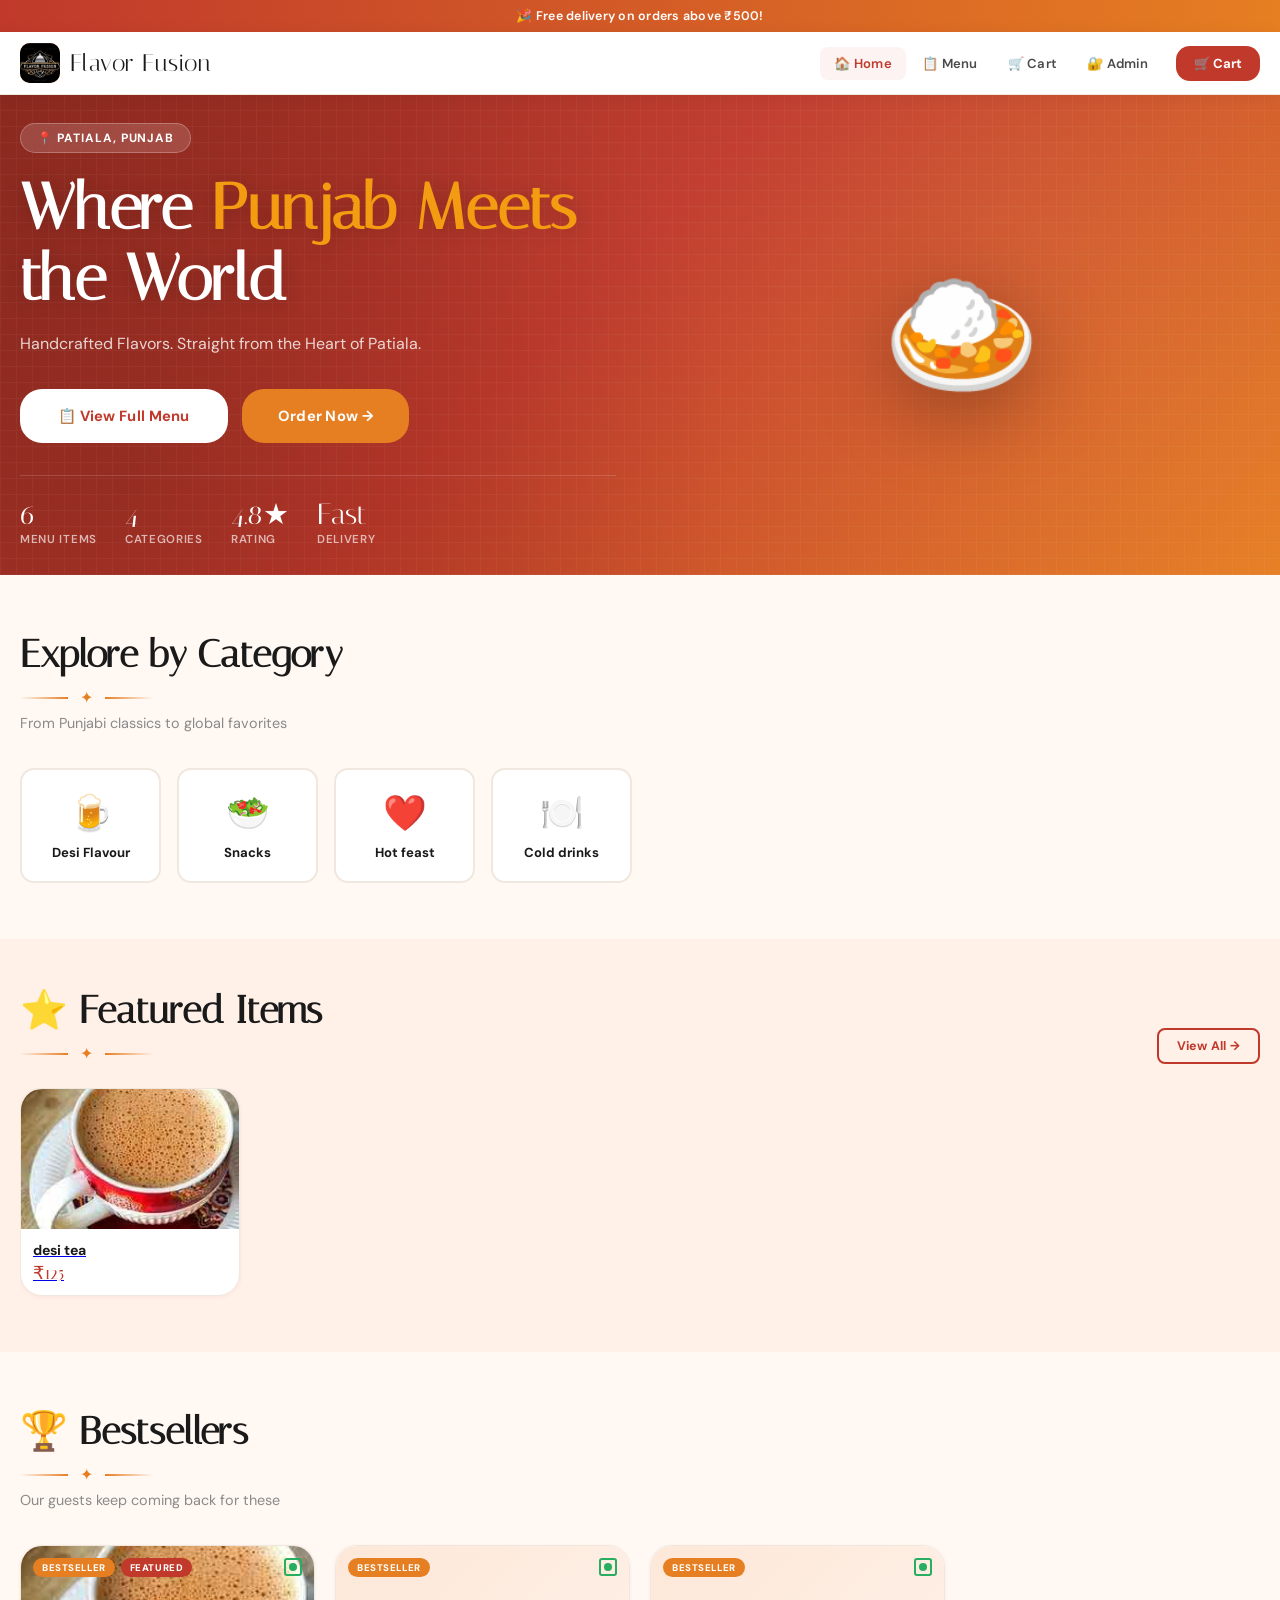
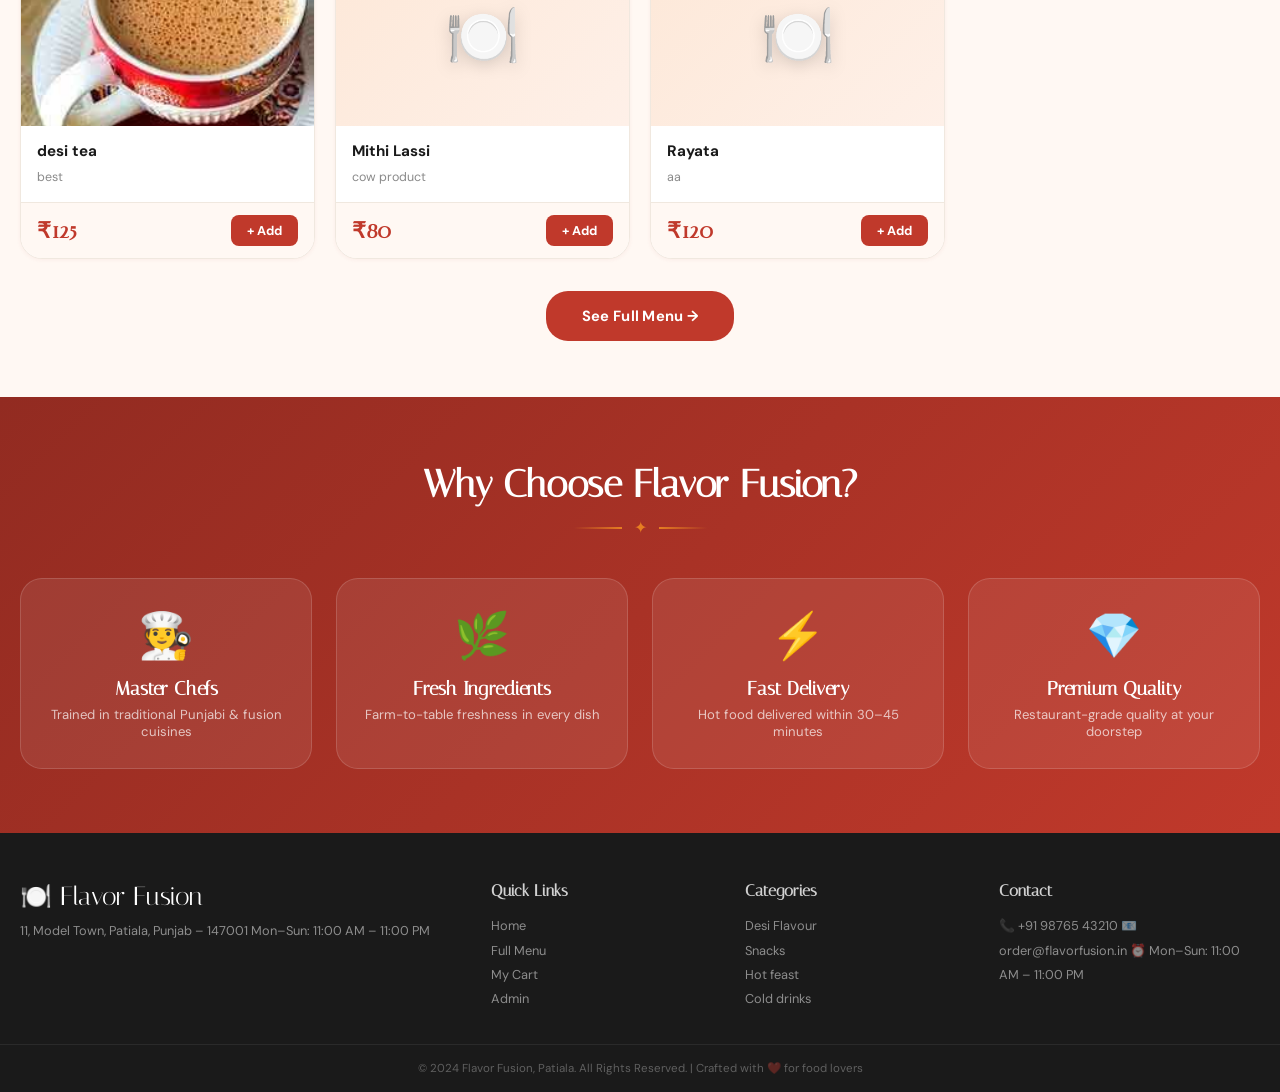
<file: index.html>
<!DOCTYPE html>
<html lang="en">
<head>
  <meta charset="UTF-8"/>
  <meta name="viewport" content="width=device-width,initial-scale=1.0,maximum-scale=1.0"/>
  <title>Flavor Fusion – Patiala</title>
  <link rel="stylesheet" href="style.css"/>
</head>
<body>

<!-- ANNOUNCEMENT -->
<div class="announce-bar" id="announceBar"></div>

<!-- APP BAR -->
<header class="app-bar">
  <div class="app-bar-inner">
    <a class="brand" href="index.html" id="brandLink">
      <div class="brand-logo" id="brandLogo">🍽️</div>
      <span class="brand-name" id="brandName">Flavor Fusion</span>
    </a>
    <div class="app-bar-spacer"></div>
    <nav class="app-bar-nav" id="topNav">
      <a href="index.html" class="active">🏠 Home</a>
      <a href="menu.html">📋 Menu</a>
      <a href="order.html">🛒 Cart</a>
      <a href="admin.html">🔐 Admin</a>
    </nav>
    <a href="order.html" class="cart-btn desktop-cart" id="cartBtn">
      🛒 Cart
      <span class="cart-badge" id="cartBadge" style="display:none">0</span>
    </a>
    <button class="menu-toggle" id="menuToggle"><span></span><span></span><span></span></button>
  </div>
</header>

<!-- HERO -->
<section class="hero" id="heroSection">
  <div class="hero-pattern"></div>
  <div class="hero-inner container">
    <div>
      <div class="hero-tag">📍 Patiala, Punjab</div>
      <h1 id="heroTitle">Where <em>Punjab</em><br>Meets the World</h1>
      <p class="hero-sub" id="heroSub">Loading...</p>
      <div class="hero-actions">
        <a href="menu.html" class="btn btn-white btn-lg">📋 View Full Menu</a>
        <a href="menu.html" class="btn btn-amber btn-lg">Order Now →</a>
      </div>
      <div class="hero-stats" id="heroStats"></div>
    </div>
    <div class="hero-art">🍛</div>
  </div>
</section>

<!-- CATEGORIES -->
<section class="section">
  <div class="container">
    <div class="section-head">
      <h2>Explore by Category</h2>
      <div class="divider-line"><span>✦</span></div>
      <p>From Punjabi classics to global favorites</p>
    </div>
    <div class="cat-cards-grid" id="catGrid"></div>
  </div>
</section>

<!-- FEATURED ITEMS -->
<section class="section" style="background:var(--surface2);padding:48px 0">
  <div class="container">
    <div style="display:flex;justify-content:space-between;align-items:flex-end;margin-bottom:24px;flex-wrap:wrap;gap:12px">
      <div class="section-head" style="margin:0">
        <h2>⭐ Featured Items</h2>
        <div class="divider-line"><span>✦</span></div>
      </div>
      <a href="menu.html" class="btn btn-outline btn-sm">View All →</a>
    </div>
    <div class="feat-scroll" id="featScroll"></div>
  </div>
</section>

<!-- BESTSELLERS -->
<section class="section">
  <div class="container">
    <div class="section-head">
      <h2>🏆 Bestsellers</h2>
      <div class="divider-line"><span>✦</span></div>
      <p>Our guests keep coming back for these</p>
    </div>
    <div class="menu-grid" id="bestGrid"></div>
    <div style="text-align:center;margin-top:32px">
      <a href="menu.html" class="btn btn-red btn-lg">See Full Menu →</a>
    </div>
  </div>
</section>

<!-- WHY US -->
<section class="section" style="background:linear-gradient(135deg,var(--red-dk),var(--red));padding:64px 0">
  <div class="container">
    <div style="text-align:center;margin-bottom:40px">
      <h2 style="font-family:'Italiana',serif;font-size:clamp(1.8rem,3vw,2.6rem);color:#fff">Why Choose Flavor Fusion?</h2>
      <div class="divider-line" style="justify-content:center"><span>✦</span></div>
    </div>
    <div style="display:grid;grid-template-columns:repeat(auto-fit,minmax(200px,1fr));gap:24px">
      <div style="text-align:center;padding:28px 20px;background:rgba(255,255,255,.08);border-radius:var(--rad-lg);border:1px solid rgba(255,255,255,.15)">
        <div style="font-size:2.8rem;margin-bottom:12px">🧑‍🍳</div>
        <h3 style="font-family:'Italiana',serif;font-size:1.2rem;color:#fff;margin-bottom:6px">Master Chefs</h3>
        <p style="font-size:.82rem;color:rgba(255,255,255,.7)">Trained in traditional Punjabi & fusion cuisines</p>
      </div>
      <div style="text-align:center;padding:28px 20px;background:rgba(255,255,255,.08);border-radius:var(--rad-lg);border:1px solid rgba(255,255,255,.15)">
        <div style="font-size:2.8rem;margin-bottom:12px">🌿</div>
        <h3 style="font-family:'Italiana',serif;font-size:1.2rem;color:#fff;margin-bottom:6px">Fresh Ingredients</h3>
        <p style="font-size:.82rem;color:rgba(255,255,255,.7)">Farm-to-table freshness in every dish</p>
      </div>
      <div style="text-align:center;padding:28px 20px;background:rgba(255,255,255,.08);border-radius:var(--rad-lg);border:1px solid rgba(255,255,255,.15)">
        <div style="font-size:2.8rem;margin-bottom:12px">⚡</div>
        <h3 style="font-family:'Italiana',serif;font-size:1.2rem;color:#fff;margin-bottom:6px">Fast Delivery</h3>
        <p style="font-size:.82rem;color:rgba(255,255,255,.7)">Hot food delivered within 30–45 minutes</p>
      </div>
      <div style="text-align:center;padding:28px 20px;background:rgba(255,255,255,.08);border-radius:var(--rad-lg);border:1px solid rgba(255,255,255,.15)">
        <div style="font-size:2.8rem;margin-bottom:12px">💎</div>
        <h3 style="font-family:'Italiana',serif;font-size:1.2rem;color:#fff;margin-bottom:6px">Premium Quality</h3>
        <p style="font-size:.82rem;color:rgba(255,255,255,.7)">Restaurant-grade quality at your doorstep</p>
      </div>
    </div>
  </div>
</section>

<!-- FOOTER -->
<footer>
  <div class="foot-top">
    <div class="container">
      <div class="foot-grid">
        <div>
          <div class="foot-brand" id="footBrand">🍽️ Flavor Fusion</div>
          <p id="footAddr" style="font-size:.8rem;color:rgba(255,255,255,.5);line-height:1.8;margin-top:8px"></p>
        </div>
        <div class="foot-col">
          <h4>Quick Links</h4>
          <ul>
            <li><a href="index.html">Home</a></li>
            <li><a href="menu.html">Full Menu</a></li>
            <li><a href="order.html">My Cart</a></li>
            <li><a href="admin.html">Admin</a></li>
          </ul>
        </div>
        <div class="foot-col">
          <h4>Categories</h4>
          <ul id="footCats"></ul>
        </div>
        <div class="foot-col">
          <h4>Contact</h4>
          <p id="footContact" style="font-size:.8rem;color:rgba(255,255,255,.5);line-height:1.9"></p>
        </div>
      </div>
    </div>
  </div>
  <div class="foot-bar"><div class="container">© 2024 Flavor Fusion, Patiala. All Rights Reserved. | Crafted with ❤️ for food lovers</div></div>
</footer>

<!-- BOTTOM NAV (mobile) -->
<nav class="bottom-nav">
  <a class="bn-item active" href="index.html"><div class="bn-icon">🏠</div><div class="bn-label">Home</div></a>
  <a class="bn-item" href="menu.html"><div class="bn-icon">📋</div><div class="bn-label">Menu</div></a>
  <a class="bn-item" href="order.html" id="bnCart"><div class="bn-icon">🛒</div><div class="bn-label">Cart</div><div class="bn-badge" id="bnBadge" style="display:none">0</div></a>
  <a class="bn-item" href="admin.html"><div class="bn-icon">⚙️</div><div class="bn-label">Admin</div></a>
</nav>

<!-- FAB cart -->
<button class="fab-cart" id="fabCart" onclick="location.href='order.html'" style="display:none">
  🛒 View Cart <span class="fab-count" id="fabCount">0</span>
</button>

<script src="datastore.js"></script>
<script src="common.js"></script>
<script>
(async function(){
  await DataStore.load();
  const R  = DataStore.get('restaurant');
  const cats = DataStore.get('categories').slice().sort((a,b)=>a.order-b.order);
  const items = DataStore.get('menuItems');

  // App bar branding
  document.getElementById('brandName').textContent = R.name||'Flavor Fusion';
  if(R.logo){ const el=document.getElementById('brandLogo'); el.innerHTML='<img src="'+R.logo+'" alt="logo" />'; }
  document.getElementById('footBrand').textContent = '🍽️ '+R.name;
  document.getElementById('announceBar').textContent = R.announcement||'';
  if(!R.announcement) document.getElementById('announceBar').style.display='none';

  // Hero
  document.getElementById('heroTitle').innerHTML = (R.tagline||'').replace(' Meets ',' <em>Meets</em> ').replace('Punjab','<em>Punjab</em>')||'<em>Punjab</em><br>Meets the World';
  document.getElementById('heroSub').textContent = R.heroTagline||'Handcrafted Flavors. Straight from the Heart of Patiala.';

  document.getElementById('heroStats').innerHTML =
    '<div class="hero-stat"><div class="num">'+items.length+'</div><div class="lbl">Menu Items</div></div>'+
    '<div class="hero-stat"><div class="num">'+cats.length+'</div><div class="lbl">Categories</div></div>'+
    '<div class="hero-stat"><div class="num">4.8★</div><div class="lbl">Rating</div></div>'+
    '<div class="hero-stat"><div class="num">Fast</div><div class="lbl">Delivery</div></div>';

  // Footer contact
  document.getElementById('footAddr').innerHTML =
    (R.address||'')+'\n'+R.openHours;
  document.getElementById('footContact').innerHTML =
    '📞 '+(R.phone||'')+'\n'+'📧 '+(R.email||'')+'\n'+'⏰ '+(R.openHours||'');

  // Categories
  const catGrid = document.getElementById('catGrid');
  if(!cats.length){ catGrid.innerHTML='<p style="color:var(--text-lt)">No categories yet.</p>'; }
  else{
    catGrid.innerHTML = cats.map(c=>`
      <a href="menu.html#${c.id}" class="cat-card">
        <div class="cat-icon">${c.icon||'🍽️'}</div>
        <div class="cat-name">${c.name}</div>
      </a>`).join('');
    document.getElementById('footCats').innerHTML = cats.map(c=>`<li><a href="menu.html#${c.id}">${c.name}</a></li>`).join('');
  }

  // Featured items
  const featured = items.filter(x=>x.isFeatured&&x.isAvailable);
  const fs = document.getElementById('featScroll');
  if(!featured.length){ fs.innerHTML='<p style="color:var(--text-lt)">No featured items yet.</p>'; }
  else{
    fs.innerHTML = featured.map(item=>`
      <a href="menu.html" class="feat-card" onclick="sessionStorage.setItem('openCat','${item.categoryId}')">
        <div class="feat-img">
          ${item.image?`<img src="${item.image}" alt="${item.name}" />`:''}
          <span style="position:relative;z-index:1${item.image?';display:none':''}">${itemEmoji(item)}</span>
        </div>
        <div class="feat-body">
          <div class="feat-name">${item.name}</div>
          <div class="feat-price">${fmt(item.price)}</div>
        </div>
      </a>`).join('');
  }

  // Bestsellers
  const best = items.filter(x=>x.isBestseller&&x.isAvailable).slice(0,6);
  const bg = document.getElementById('bestGrid');
  if(!best.length){ bg.innerHTML='<p style="color:var(--text-lt)">No bestsellers yet.</p>'; }
  else{ bg.innerHTML = best.map(renderCard).join(''); }

  // Cart badges
  Cart.onChange(updateCartBadges);
  updateCartBadges();
})();

function renderCard(item){
  const q = Cart.qty(item.id);
  return `
  <div class="menu-card fade-in" id="card_${item.id}">
    <div class="menu-card-img">
      ${item.image?`<img src="${item.image}" alt="${item.name}" />`:''}
      <span class="img-emoji"${item.image?' style="display:none"':''}>${itemEmoji(item)}</span>
      <div class="menu-card-badges">
        ${item.isBestseller?'<span class="badge-bestseller">Bestseller</span>':''}
        ${item.isFeatured?'<span class="badge-featured">Featured</span>':''}
      </div>
      <div class="veg-dot ${item.isVeg?'veg':'nonveg'}"></div>
    </div>
    <div class="menu-card-body">
      <div class="menu-card-name">${item.name}</div>
      <div class="menu-card-desc">${item.description||''}</div>
    </div>
    <div class="menu-card-foot">
      <div class="menu-card-price">${fmt(item.price)}</div>
      <div id="ctrl_${item.id}">
        ${q>0
          ? `<div class="qty-ctrl"><button onclick="changeQty('${item.id}',-1)">−</button><span class="qty-num">${q}</span><button onclick="changeQty('${item.id}',1)">+</button></div>`
          : `<button class="add-btn" onclick="addToCart('${item.id}')">+ Add</button>`
        }
      </div>
    </div>
    ${!item.isAvailable?'<div class="unavailable-overlay"><span>Unavailable</span></div>':''}
  </div>`;
}

function addToCart(id){
  const item = DataStore.get('menuItems').find(x=>x.id===id);
  if(!item||!item.isAvailable) return;
  Cart.add(item);
  refreshCtrl(id);
  toast(item.name+' added to cart!','success');
}
function changeQty(id,delta){
  const q = Cart.qty(id)+delta;
  Cart.update(id,q);
  refreshCtrl(id);
}
function refreshCtrl(id){
  const q = Cart.qty(id);
  const el = document.getElementById('ctrl_'+id);
  if(!el) return;
  el.innerHTML = q>0
    ? `<div class="qty-ctrl"><button onclick="changeQty('${id}',-1)">−</button><span class="qty-num">${q}</span><button onclick="changeQty('${id}',1)">+</button></div>`
    : `<button class="add-btn" onclick="addToCart('${id}')">+ Add</button>`;
  updateCartBadges();
}
</script>
</body>
</html>
</file>
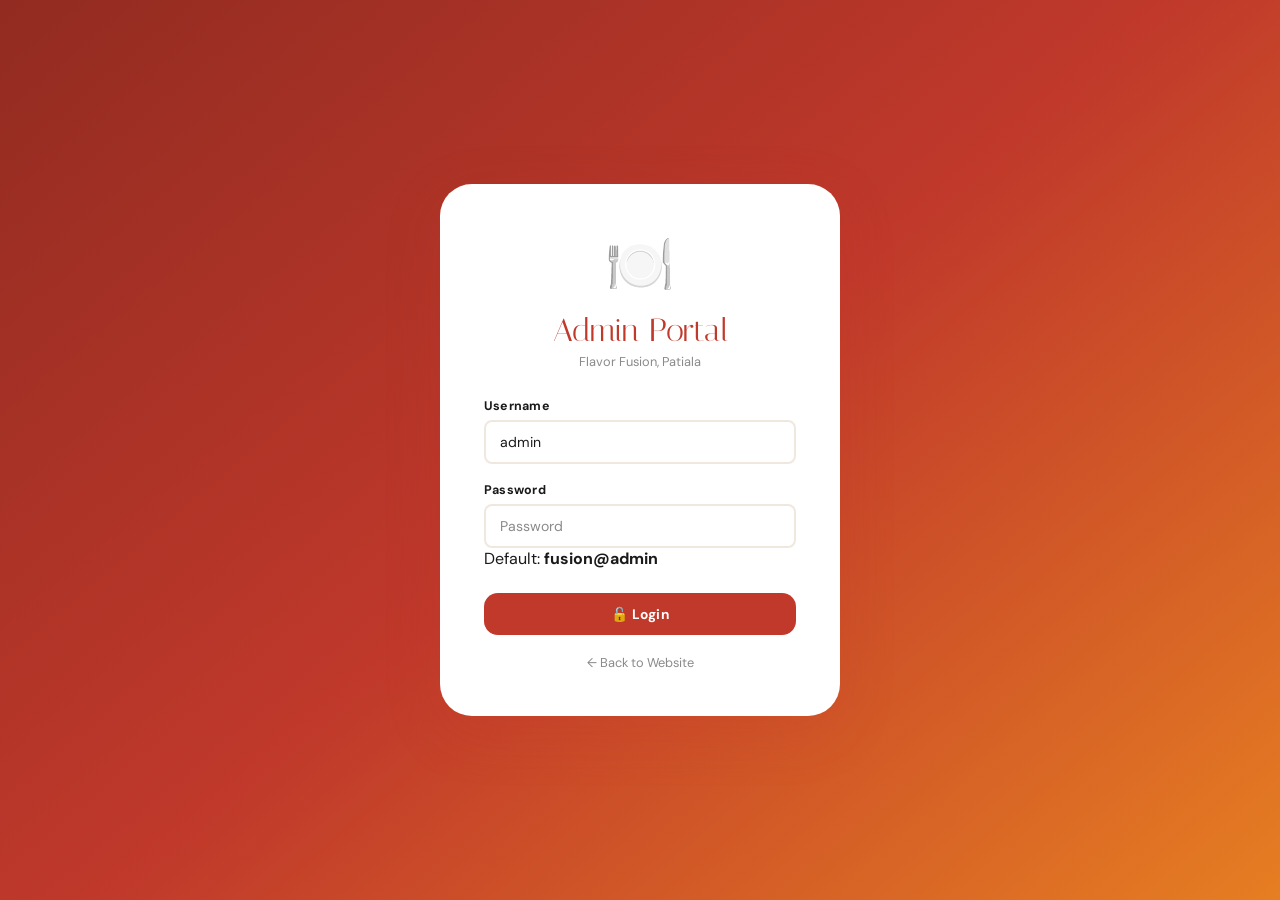
<file: admin.html>
<!DOCTYPE html>
<html lang="en">
<head>
  <meta charset="UTF-8"/><meta name="viewport" content="width=device-width,initial-scale=1.0,maximum-scale=1.0"/>
  <title>Admin – Flavor Fusion</title>
  <link rel="stylesheet" href="style.css"/>
  <style>
    body{background:#f0f2f5}
    .toggle-row{display:flex;align-items:center;justify-content:space-between;padding:12px 0;border-bottom:1px solid var(--border)}
    .toggle-row:last-child{border:none}
    .toggle-row label{font-size:.85rem;font-weight:600;color:var(--text)}
    .switch{position:relative;display:inline-block;width:44px;height:24px}
    .switch input{opacity:0;width:0;height:0}
    .slider{position:absolute;cursor:pointer;inset:0;background:#ccc;border-radius:24px;transition:.3s}
    .slider::before{content:'';position:absolute;height:18px;width:18px;left:3px;bottom:3px;background:#fff;border-radius:50%;transition:.3s}
    input:checked+.slider{background:var(--green)}
    input:checked+.slider::before{transform:translateX(20px)}
    .color-circle{width:18px;height:18px;border-radius:50%;display:inline-block;vertical-align:middle;margin-right:4px;border:2px solid rgba(0,0,0,.1)}
    .steps-card{background:var(--gold);background:linear-gradient(135deg,var(--amber),var(--amber-lt));border-radius:var(--rad);padding:18px 22px;margin-bottom:20px}
    .steps-card h4{font-size:.88rem;font-weight:800;color:#fff;margin-bottom:10px}
    .steps-list{list-style:none;counter-reset:s}
    .steps-list li{counter-increment:s;display:flex;gap:10px;align-items:flex-start;font-size:.8rem;color:rgba(255,255,255,.9);margin-bottom:8px;line-height:1.5}
    .steps-list li::before{content:counter(s);background:rgba(255,255,255,.3);color:#fff;width:20px;height:20px;border-radius:50%;display:flex;align-items:center;justify-content:center;font-size:.72rem;font-weight:800;flex-shrink:0;margin-top:1px}
  </style>
</head>
<body>

<!-- ═══ LOGIN ═══ -->
<div id="loginScreen" style="min-height:100vh;display:flex;align-items:center;justify-content:center;background:linear-gradient(140deg,var(--red-dk),var(--red),var(--amber));padding:24px">
  <div style="background:#fff;border-radius:var(--rad-xl);box-shadow:var(--shadow-lg);padding:44px;width:100%;max-width:400px">
    <div style="text-align:center;margin-bottom:28px">
      <div style="font-size:3.5rem;margin-bottom:10px">🍽️</div>
      <div style="font-family:'Italiana',serif;font-size:2rem;color:var(--red);margin-bottom:4px">Admin Portal</div>
      <div style="font-size:.8rem;color:var(--text-lt)">Flavor Fusion, Patiala</div>
    </div>
    <div id="loginErr"></div>
    <div class="form-group"><label>Username</label><input type="text" class="form-control" id="lUser" value="admin"/></div>
    <div class="form-group"><label>Password</label><input type="password" class="form-control" id="lPass" placeholder="Password"/>
      <div class="form-hint">Default: <strong>fusion@admin</strong></div></div>
    <button class="btn btn-red btn-block" style="margin-top:6px" onclick="doLogin()">🔓 Login</button>
    <div style="margin-top:16px;text-align:center"><a href="index.html" style="color:var(--text-lt);font-size:.8rem;text-decoration:none">← Back to Website</a></div>
  </div>
</div>

<!-- ═══ ADMIN PANEL ═══ -->
<div id="adminPanel" class="hidden">
<div class="admin-layout">

  <!-- SIDEBAR -->
  <aside class="admin-sb">
    <div class="sb-logo">
      <div class="sb-logo-icon" id="sbLogoIcon">🍽️</div>
      <div><div class="sb-logo-name" id="sbLogoName">Flavor Fusion</div><div class="sb-logo-sub">Admin Dashboard</div></div>
    </div>
    <nav class="sb-nav" id="sbNav">
      <div class="sb-sec">MAIN</div>
      <div class="sb-item active" data-p="dashboard"><span class="si">📊</span>Dashboard</div>
      <div class="sb-sep"></div>
      <div class="sb-sec">MANAGE</div>
      <div class="sb-item" data-p="menu"><span class="si">🍛</span>Menu Items</div>
      <div class="sb-item" data-p="categories"><span class="si">📂</span>Categories</div>
      <div class="sb-sep"></div>
      <div class="sb-sec">SETTINGS</div>
      <div class="sb-item" data-p="restaurant"><span class="si">⚙️</span>Restaurant Info</div>
      <div class="sb-item" data-p="publish"><span class="si">🚀</span>Publish Data</div>
      <div class="sb-item" data-p="settings"><span class="si">🔒</span>Account</div>
    </nav>
    <div class="sb-foot"><button class="btn btn-ghost btn-sm btn-block" style="color:rgba(255,255,255,.5);border:1px solid rgba(255,255,255,.15)" onclick="doLogout()">🚪 Logout</button></div>
  </aside>

  <!-- MAIN -->
  <div class="admin-main">
    <div class="admin-bar">
      <h1 id="panelTitle">📊 Dashboard</h1>
      <div style="display:flex;gap:12px;align-items:center">
        <a href="menu.html" target="_blank" style="font-size:.8rem;color:var(--red);text-decoration:none;font-weight:600">🌐 View Menu</a>
        <a href="index.html" target="_blank" style="font-size:.8rem;color:var(--text-lt);text-decoration:none">🏠 Website</a>
      </div>
    </div>
    <div class="admin-body">

      <!-- ═══ DASHBOARD ═══ -->
      <div class="a-panel active" id="panel-dashboard">
        <div class="publish-banner">
          <div class="pub-icon">🚀</div>
          <div class="pub-text">
            <h3>Publish After Every Change!</h3>
            <p>After adding items, categories or changing settings → click <strong>Publish Data</strong> → download <code>data.json</code> → upload to GitHub repo → all customers see updates.</p>
          </div>
          <div class="pub-actions"><button class="pub-btn" onclick="switchPanel('publish')">🚀 Publish Now →</button></div>
        </div>
        <div class="dash-stats" id="dashStats"></div>
        <div style="display:grid;grid-template-columns:1fr 1fr;gap:20px" id="dashGrid">
          <div class="a-card"><h3>🚀 Quick Actions</h3>
            <div style="display:flex;flex-direction:column;gap:10px">
              <button class="btn btn-red" onclick="switchPanel('menu')">➕ Add Menu Item</button>
              <button class="btn btn-amber" onclick="switchPanel('categories')">📂 Manage Categories</button>
              <button class="btn btn-outline" onclick="switchPanel('restaurant')">⚙️ Restaurant Settings</button>
              <button class="pub-btn" style="background:var(--amber);color:#fff;justify-content:center;border-radius:var(--rad)" onclick="switchPanel('publish')">🚀 Publish Data</button>
            </div>
          </div>
          <div class="a-card"><h3>📋 Recent Items</h3><div id="dashItems"></div></div>
        </div>
      </div>

      <!-- ═══ MENU ITEMS ═══ -->
      <div class="a-panel" id="panel-menu">
        <div class="a-card">
          <h3 id="menuFormTitle">➕ Add Menu Item</h3>
          <input type="hidden" id="editItemId"/>
          <div class="form-row">
            <div class="form-group"><label>Item Name *</label><input type="text" class="form-control" id="iName" placeholder="e.g. Butter Chicken"/></div>
            <div class="form-group"><label>Category *</label><select class="form-control" id="iCat"><option value="">Select category…</option></select></div>
          </div>
          <div class="form-group"><label>Short Description</label><textarea class="form-control" id="iDesc" placeholder="Briefly describe this dish…" rows="2"></textarea></div>
          <div class="form-row">
            <div class="form-group"><label>Price (₹) *</label><input type="number" class="form-control" id="iPrice" placeholder="299" min="0"/></div>
            <div class="form-group"><label>Type</label>
              <select class="form-control" id="iVeg"><option value="true">🟢 Vegetarian</option><option value="false">🔴 Non-Vegetarian</option></select>
            </div>
          </div>
          <div class="form-group">
            <label>Item Image (optional)</label>
            <div class="img-upload-zone" id="imgZone" onclick="document.getElementById('iImg').click()" ondragover="event.preventDefault();this.classList.add('over')" ondragleave="this.classList.remove('over')" ondrop="handleImgDrop(event)">
              <div class="uz-icon">🖼️</div>
              <h4>Click or drag image here</h4>
              <p>JPG/PNG · Will be auto-resized to fit</p>
              <input type="file" id="iImg" accept="image/*" class="hidden" onchange="handleImgFile(event)"/>
            </div>
            <img id="iImgPreview" class="img-preview" alt="preview"/>
            <button id="iImgClear" class="btn btn-ghost btn-sm hidden" style="margin-top:6px" onclick="clearImg()">✕ Remove Image</button>
          </div>
          <div style="display:flex;gap:12px;flex-wrap:wrap">
            <div style="display:flex;gap:16px;align-items:center;flex:1">
              <label style="display:flex;align-items:center;gap:8px;font-size:.82rem;font-weight:600;cursor:pointer">
                <input type="checkbox" id="iFeatured"/> ⭐ Featured
              </label>
              <label style="display:flex;align-items:center;gap:8px;font-size:.82rem;font-weight:600;cursor:pointer">
                <input type="checkbox" id="iBestseller"/> 🏆 Bestseller
              </label>
              <label style="display:flex;align-items:center;gap:8px;font-size:.82rem;font-weight:600;cursor:pointer">
                <input type="checkbox" id="iAvail" checked/> ✅ Available
              </label>
            </div>
          </div>
          <div id="itemMsg" class="mt-sm"></div>
          <div style="display:flex;gap:10px;margin-top:14px;flex-wrap:wrap">
            <button class="btn btn-red" onclick="saveItem()">💾 Save Item</button>
            <button class="btn btn-ghost" onclick="resetItemForm()">✕ Cancel</button>
          </div>
        </div>

        <!-- ITEM LIST -->
        <div class="a-card">
          <h3>🍛 All Menu Items (<span id="itemCount">0</span>)</h3>
          <div style="display:flex;gap:10px;margin-bottom:14px;flex-wrap:wrap">
            <input type="text" class="form-control" id="itemSearch" placeholder="Search items…" style="max-width:260px" oninput="renderItemList()"/>
            <select class="form-control" id="itemCatFilter" style="max-width:180px" onchange="renderItemList()"><option value="">All Categories</option></select>
          </div>
          <div id="itemList"></div>
        </div>
      </div>

      <!-- ═══ CATEGORIES ═══ -->
      <div class="a-panel" id="panel-categories">
        <div class="a-card">
          <h3 id="catFormTitle">➕ Add Category</h3>
          <input type="hidden" id="editCatId"/>
          <div class="form-row">
            <div class="form-group"><label>Category Name *</label><input type="text" class="form-control" id="cName" placeholder="e.g. Starters"/></div>
            <div class="form-group"><label>Emoji Icon</label><input type="text" class="form-control" id="cIcon" placeholder="e.g. 🥗" maxlength="4"/></div>
          </div>
          <div class="form-group"><label>Display Order (1 = first)</label><input type="number" class="form-control" id="cOrder" placeholder="1" min="1" style="max-width:150px"/></div>
          <div id="catMsg" class="mt-sm"></div>
          <div style="display:flex;gap:10px;margin-top:14px">
            <button class="btn btn-red" onclick="saveCat()">💾 Save Category</button>
            <button class="btn btn-ghost" onclick="resetCatForm()">✕ Cancel</button>
          </div>
        </div>
        <div class="a-card"><h3>📂 All Categories (<span id="catCount">0</span>)</h3><div id="catList"></div></div>
      </div>

      <!-- ═══ RESTAURANT SETTINGS ═══ -->
      <div class="a-panel" id="panel-restaurant">
        <div class="a-card">
          <h3>🏪 Restaurant Identity</h3>
          <div class="form-row">
            <div class="form-group"><label>Restaurant Name *</label><input type="text" class="form-control" id="rName" placeholder="Flavor Fusion"/></div>
            <div class="form-group"><label>Tagline</label><input type="text" class="form-control" id="rTagline" placeholder="Where Punjab Meets the World"/></div>
          </div>
          <div class="form-group">
            <label>Restaurant Logo</label>
            <div class="img-upload-zone" id="logoZone" onclick="document.getElementById('rLogo').click()" ondragover="event.preventDefault();this.classList.add('over')" ondragleave="this.classList.remove('over')" ondrop="handleLogoDrop(event)">
              <div class="uz-icon">🏪</div><h4>Upload Logo</h4><p>PNG/JPG · Recommended 200×200px</p>
              <input type="file" id="rLogo" accept="image/*" class="hidden" onchange="handleLogoFile(event)"/>
            </div>
            <img id="rLogoPreview" class="img-preview" alt="logo preview"/>
            <button id="rLogoClear" class="btn btn-ghost btn-sm hidden" style="margin-top:6px" onclick="clearLogo()">✕ Remove Logo</button>
          </div>
          <div class="form-group"><label>Hero Tagline (homepage main text)</label><input type="text" class="form-control" id="rHeroTagline" placeholder="Handcrafted Flavors. Straight from the Heart of Patiala."/></div>
          <div class="form-group"><label>Announcement Bar (top banner)</label><input type="text" class="form-control" id="rAnnounce" placeholder="🎉 Free delivery on orders above ₹500!"/></div>
        </div>
        <div class="a-card">
          <h3>📞 Contact & Hours</h3>
          <div class="form-row">
            <div class="form-group"><label>Address</label><input type="text" class="form-control" id="rAddr" placeholder="22, Model Town, Patiala"/></div>
            <div class="form-group"><label>Phone Number</label><input type="text" class="form-control" id="rPhone" placeholder="+91 98765 43210"/></div>
          </div>
          <div class="form-row">
            <div class="form-group">
              <label>WhatsApp Number <small style="color:var(--text-lt)">(with country code, no +)</small></label>
              <input type="text" class="form-control" id="rWA" placeholder="919876543210"/>
            </div>
            <div class="form-group"><label>Email Address</label><input type="email" class="form-control" id="rEmail" placeholder="order@restaurant.in"/></div>
          </div>
          <div class="form-row">
            <div class="form-group"><label>Opening Hours</label><input type="text" class="form-control" id="rHours" placeholder="Mon–Sun: 11:00 AM – 11:00 PM"/></div>
            <div class="form-group"><label>UPI ID (for invoice)</label><input type="text" class="form-control" id="rUPI" placeholder="restaurant@upi"/></div>
          </div>
          <div class="form-group" style="max-width:220px"><label>GST Rate (%)</label><input type="number" class="form-control" id="rGST" placeholder="5" min="0" max="28"/></div>
        </div>
        <div id="restMsg"></div>
        <button class="btn btn-red" onclick="saveRestaurant()">💾 Save All Settings</button>
      </div>

      <!-- ═══ PUBLISH ═══ -->
      <div class="a-panel" id="panel-publish">
        <div class="a-card">
          <h3>🚀 Publish Data to Website</h3>
          <p style="font-size:.88rem;color:var(--text-md);margin-bottom:18px;line-height:1.7">
            All your changes (menu items, categories, restaurant info) are stored in your browser. To make them visible to <strong>all customers on any device</strong>, you must publish by uploading <code>data.json</code> to GitHub.
          </p>
          <div class="steps-card">
            <h4>📋 How to Publish (repeat every time you make changes)</h4>
            <ol class="steps-list">
              <li>Click <strong>"📥 Download data.json"</strong> below</li>
              <li>Open your <strong>GitHub repository</strong> in browser</li>
              <li>Find <code>data.json</code> → click it → click ✏️ Edit</li>
              <li>Select all → Delete → Paste content from downloaded file</li>
              <li>Click <strong>"Commit changes"</strong> — done in 1–2 minutes ✅</li>
            </ol>
          </div>
          <div style="background:var(--info-bg);border-radius:var(--rad-sm);padding:14px;margin-bottom:20px;border-left:4px solid var(--amber);font-size:.82rem">
            <strong>💡 Faster way:</strong> Drag the downloaded <code>data.json</code> file onto your GitHub repo page → it will prompt to commit → done!
          </div>
          <div style="display:flex;gap:12px;flex-wrap:wrap">
            <button class="pub-btn" style="background:var(--red);color:#fff;padding:14px 28px;font-size:.9rem;border-radius:var(--rad)" onclick="publishData()">📥 Download data.json</button>
            <button class="btn btn-outline btn-sm" onclick="DataStore.exportBackup();toast('Backup exported!','success')">📤 Export Backup</button>
            <button class="btn btn-ghost btn-sm" onclick="importPrompt()">📥 Import Backup</button>
          </div>
          <div id="publishMsg" class="mt-md"></div>
        </div>
        <div class="a-card">
          <h3>📊 Data Summary</h3>
          <div id="pubSummary"></div>
        </div>
      </div>

      <!-- ═══ ACCOUNT/SETTINGS ═══ -->
      <div class="a-panel" id="panel-settings">
        <div class="a-card" style="max-width:480px">
          <h3>🔒 Change Password</h3>
          <div class="form-group"><label>Current Password</label><input type="password" class="form-control" id="sCur"/></div>
          <div class="form-group"><label>New Password (min 6)</label><input type="password" class="form-control" id="sNew"/></div>
          <div class="form-group"><label>Confirm New Password</label><input type="password" class="form-control" id="sConf"/></div>
          <div id="sMsg"></div>
          <button class="btn btn-red" onclick="changePass()">🔐 Update Password</button>
        </div>
        <div class="a-card" style="max-width:480px">
          <h3>⚠️ Danger Zone</h3>
          <div style="display:flex;flex-direction:column;gap:10px">
            <button class="btn btn-danger btn-sm" onclick="clearAll('menuItems')">🗑️ Delete All Menu Items</button>
            <button class="btn btn-danger btn-sm" onclick="clearAll('categories')">🗑️ Delete All Categories</button>
          </div>
        </div>
      </div>

    </div><!-- admin-body -->
  </div><!-- admin-main -->
</div><!-- admin-layout -->
</div><!-- adminPanel -->

<script src="datastore.js"></script>
<script src="common.js"></script>
<script>
/* ═══ AUTH ═══ */
var PK='ff_admin_pw';
function getPass(){ return localStorage.getItem(PK)||'fusion@admin'; }
function doLogin(){
  var u=document.getElementById('lUser').value.trim(),p=document.getElementById('lPass').value;
  if(u==='admin'&&p===getPass()){
    localStorage.setItem('ff_adminMode','true');
    document.getElementById('loginScreen').style.display='none';
    document.getElementById('adminPanel').classList.remove('hidden');
    initAdmin();
  } else { document.getElementById('loginErr').innerHTML='<div class="alert alert-danger">❌ Incorrect credentials.</div>'; }
}
document.getElementById('lPass').addEventListener('keyup',function(e){if(e.key==='Enter')doLogin();});
function doLogout(){ localStorage.removeItem('ff_adminMode'); document.getElementById('adminPanel').classList.add('hidden'); document.getElementById('loginScreen').style.display=''; document.getElementById('lPass').value=''; }

/* ═══ PANELS ═══ */
var PT={dashboard:'📊 Dashboard',menu:'🍛 Menu Items',categories:'📂 Categories',restaurant:'⚙️ Restaurant Info',publish:'🚀 Publish Data',settings:'🔒 Account'};
function switchPanel(id){
  document.querySelectorAll('.a-panel').forEach(p=>p.classList.remove('active'));
  document.querySelectorAll('.sb-item').forEach(n=>n.classList.remove('active'));
  document.getElementById('panel-'+id).classList.add('active');
  var si=document.querySelector('[data-p="'+id+'"]');if(si)si.classList.add('active');
  document.getElementById('panelTitle').textContent=PT[id]||id;
  if(id==='menu'){populateCatSelect('iCat','');populateItemCatFilter();renderItemList();}
  if(id==='publish'){loadPubSummary();}
  if(id==='restaurant'){fillRestaurantForm();}
  if(id==='dashboard'){loadDash();}
}
document.getElementById('sbNav').addEventListener('click',function(e){
  var item=e.target.closest('.sb-item');if(item&&item.dataset.p)switchPanel(item.dataset.p);
});

/* ═══ INIT ═══ */
async function initAdmin(){
  await DataStore.load();
  var R=DataStore.get('restaurant');
  document.getElementById('sbLogoName').textContent=R.name||'Flavor Fusion';
  if(R.logo) document.getElementById('sbLogoIcon').innerHTML='<img src="'+R.logo+'" style="width:28px;height:28px;border-radius:6px;object-fit:cover" alt=""/>';
  loadDash(); renderItemList(); renderCatList();
  if(window.innerWidth<768){ var dg=document.getElementById('dashGrid');if(dg)dg.style.gridTemplateColumns='1fr'; }
}

/* ═══ DASHBOARD ═══ */
function loadDash(){
  var items=DataStore.get('menuItems'),cats=DataStore.get('categories'),R=DataStore.get('restaurant');
  var avail=items.filter(x=>x.isAvailable).length, feat=items.filter(x=>x.isFeatured).length;
  document.getElementById('dashStats').innerHTML=
    '<div class="dash-stat"><span class="ds-icon">🍛</span><div><div class="ds-val">'+items.length+'</div><div class="ds-lbl">Menu Items</div></div></div>'+
    '<div class="dash-stat s2"><span class="ds-icon">📂</span><div><div class="ds-val">'+cats.length+'</div><div class="ds-lbl">Categories</div></div></div>'+
    '<div class="dash-stat s3"><span class="ds-icon">✅</span><div><div class="ds-val">'+avail+'</div><div class="ds-lbl">Available</div></div></div>'+
    '<div class="dash-stat s4"><span class="ds-icon">⭐</span><div><div class="ds-val">'+feat+'</div><div class="ds-lbl">Featured</div></div></div>';
  var di=document.getElementById('dashItems');
  if(!items.length){di.innerHTML='<p style="color:var(--text-lt);font-size:.85rem">No menu items yet.</p>';return;}
  di.innerHTML=items.slice(-5).reverse().map(function(it){ return '<div class="list-row"><div class="list-row-img">'+(it.image?'<img src="'+it.image+'" alt="" />':'🍽️')+'</div><div class="list-row-info"><div class="list-row-name">'+it.name+'</div><div class="list-row-sub">'+fmt(it.price)+' · '+(it.isVeg?'🟢 Veg':'🔴 Non-Veg')+'</div></div></div>'; }).join('');
}

/* ═══ IMAGE HANDLING ═══ */
var currentItemImg=null;
var imageCleared=false; // true when user explicitly removes image in edit mode
function handleImgFile(e){ var f=e.target.files[0];if(f)processImg(f); }
function handleImgDrop(e){ e.preventDefault();document.getElementById('imgZone').classList.remove('over');var f=e.dataTransfer.files[0];if(f)processImg(f); }
async function processImg(file){
  try{
    const base64=await compressImage(file,600,450,0.78);
    currentItemImg=base64;
    imageCleared=false;
    var prev=document.getElementById('iImgPreview');
    prev.src=base64; prev.style.display='block';
    document.getElementById('iImgClear').classList.remove('hidden');
    toast('Image loaded & compressed!','success');
  }catch(e){toast('Image error: '+e.message,'danger');}
}
function clearImg(){ currentItemImg=null; imageCleared=true; document.getElementById('iImgPreview').style.display='none'; document.getElementById('iImgPreview').src=''; document.getElementById('iImgClear').classList.add('hidden'); document.getElementById('iImg').value=''; }

var currentLogoImg=null;
function handleLogoFile(e){ var f=e.target.files[0];if(f)processLogo(f); }
function handleLogoDrop(e){ e.preventDefault();document.getElementById('logoZone').classList.remove('over');var f=e.dataTransfer.files[0];if(f)processLogo(f); }
async function processLogo(file){
  try{
    const base64=await compressImage(file,300,300,0.85);
    currentLogoImg=base64;
    var prev=document.getElementById('rLogoPreview');
    prev.src=base64; prev.style.display='block';
    document.getElementById('rLogoClear').classList.remove('hidden');
    toast('Logo loaded!','success');
  }catch(e){toast('Logo error: '+e.message,'danger');}
}
function clearLogo(){ currentLogoImg=null; document.getElementById('rLogoPreview').style.display='none'; document.getElementById('rLogoClear').classList.add('hidden'); document.getElementById('rLogo').value=''; }

/* ═══ MENU ITEMS ═══ */
function populateCatSelect(selId, val){
  var cats=DataStore.get('categories').slice().sort(function(a,b){return a.order-b.order;});
  var sel=document.getElementById(selId);
  if(!sel)return;
  sel.innerHTML='<option value="">Select category…</option>'+cats.map(function(c){return '<option value="'+c.id+'"'+(val===c.id?' selected':'')+'>'+(c.icon||'')+'  '+c.name+'</option>';}).join('');
}
function populateItemCatFilter(){
  var cats=DataStore.get('categories').slice().sort(function(a,b){return a.order-b.order;});
  var sel=document.getElementById('itemCatFilter');
  if(!sel)return;
  sel.innerHTML='<option value="">All Categories</option>'+cats.map(function(c){return '<option value="'+c.id+'">'+(c.icon||'')+' '+c.name+'</option>';}).join('');
}
function saveItem(){
  var name=document.getElementById('iName').value.trim();
  var cat=document.getElementById('iCat').value;
  var price=parseFloat(document.getElementById('iPrice').value);
  var eid=document.getElementById('editItemId').value;
  if(!name){showMsg('itemMsg','Item name is required.','danger');return;}
  if(!cat){showMsg('itemMsg','Please select a category.','danger');return;}
  if(isNaN(price)||price<0){showMsg('itemMsg','Enter a valid price.','danger');return;}
  var items=DataStore.get('menuItems');
  var obj={
    id:eid||genId('item'),
    categoryId:cat,
    name:name,
    description:document.getElementById('iDesc').value.trim(),
    price:price,
    isVeg:document.getElementById('iVeg').value==='true',
    isFeatured:document.getElementById('iFeatured').checked,
    isBestseller:document.getElementById('iBestseller').checked,
    isAvailable:document.getElementById('iAvail').checked,
    image: imageCleared ? null : (currentItemImg || (eid ? ((items.find(function(x){return x.id===eid;})||{}).image||null) : null))
  };
  if(eid){var idx=items.findIndex(function(x){return x.id===eid;});if(idx>=0)items[idx]=obj;else items.push(obj);}
  else items.push(obj);
  DataStore.set('menuItems',items);
  showMsg('itemMsg','✅ Item saved! Don\'t forget to Publish.','success');
  resetItemForm();renderItemList();loadDash();toast('Item saved!','success');
}
function resetItemForm(){
  document.getElementById('editItemId').value='';
  document.getElementById('iName').value='';
  document.getElementById('iDesc').value='';
  document.getElementById('iPrice').value='';
  document.getElementById('iVeg').value='true';
  document.getElementById('iFeatured').checked=false;
  document.getElementById('iBestseller').checked=false;
  document.getElementById('iAvail').checked=true;
  clearImg();
  imageCleared=false;
  document.getElementById('menuFormTitle').textContent='➕ Add Menu Item';
  document.getElementById('itemMsg').innerHTML='';
  populateCatSelect('iCat','');
}
function editItem(id){
  var items=DataStore.get('menuItems');var it=items.find(function(x){return x.id===id;});if(!it)return;
  document.getElementById('editItemId').value=it.id;
  document.getElementById('iName').value=it.name||'';
  document.getElementById('iDesc').value=it.description||'';
  document.getElementById('iPrice').value=it.price||'';
  document.getElementById('iVeg').value=String(it.isVeg);
  document.getElementById('iFeatured').checked=!!it.isFeatured;
  document.getElementById('iBestseller').checked=!!it.isBestseller;
  document.getElementById('iAvail').checked=it.isAvailable!==false;
  populateCatSelect('iCat',it.categoryId);
  if(it.image){currentItemImg=it.image;var prev=document.getElementById('iImgPreview');prev.src=it.image;prev.style.display='block';document.getElementById('iImgClear').classList.remove('hidden');}
  else clearImg();
  imageCleared=false;
  document.getElementById('menuFormTitle').textContent='✏️ Edit Item';
  document.getElementById('panel-menu').querySelector('.a-card').scrollIntoView({behavior:'smooth'});
}
function toggleAvail(id,val){
  var items=DataStore.get('menuItems');var idx=items.findIndex(function(x){return x.id===id;});
  if(idx<0)return;items[idx].isAvailable=val;DataStore.set('menuItems',items);renderItemList();toast((val?'Available':'Unavailable')+' set.','info');
}
function delItem(id){if(!confirmDel('Delete this menu item?'))return;DataStore.del('menuItems',id);renderItemList();loadDash();toast('Deleted.','info');}
function renderItemList(){
  var items=DataStore.get('menuItems');
  var cats=DataStore.get('categories');
  var q=(document.getElementById('itemSearch')||{value:''}).value.toLowerCase();
  var catF=(document.getElementById('itemCatFilter')||{value:''}).value;
  var data=items;
  if(q)data=data.filter(function(x){return x.name.toLowerCase().includes(q)||(x.description||'').toLowerCase().includes(q);});
  if(catF)data=data.filter(function(x){return x.categoryId===catF;});
  document.getElementById('itemCount').textContent=items.length;
  var el=document.getElementById('itemList');
  if(!data.length){el.innerHTML='<div class="empty-state"><div class="es-icon">🍛</div><h4>No Items Yet</h4><p>Add your first menu item above.</p></div>';return;}
  el.innerHTML=data.map(function(it){
    var cat=cats.find(function(c){return c.id===it.categoryId;});
    return '<div class="list-row"><div class="list-row-img">'+(it.image?'<img src="'+it.image+'" alt="" />':'🍽️')+'</div><div class="list-row-info"><div class="list-row-name">'+(it.isVeg?'🟢':'🔴')+' '+it.name+'</div><div class="list-row-sub">'+(cat?cat.name:'—')+' · '+fmt(it.price)+(it.isBestseller?' · 🏆':'')+(it.isFeatured?' · ⭐':'')+(it.isAvailable?'':' · <span style="color:var(--red);font-weight:700">Unavailable</span>')+'</div></div><div class="list-row-actions"><button class="btn btn-ghost btn-sm" onclick="toggleAvail(\''+it.id+'\','+(!it.isAvailable)+')">'+(it.isAvailable?'⏸️':'▶️')+'</button><button class="btn btn-outline btn-sm" onclick="editItem(\''+it.id+'\')">✏️</button><button class="btn btn-danger btn-sm" onclick="delItem(\''+it.id+'\')">🗑️</button></div></div>';
  }).join('');
}

/* ═══ CATEGORIES ═══ */
function saveCat(){
  var name=document.getElementById('cName').value.trim();
  var eid=document.getElementById('editCatId').value;
  if(!name){showMsg('catMsg','Category name required.','danger');return;}
  var cats=DataStore.get('categories');
  var obj={id:eid||genId('cat'),name:name,icon:document.getElementById('cIcon').value.trim()||'🍽️',order:parseInt(document.getElementById('cOrder').value)||cats.length+1};
  if(eid){var idx=cats.findIndex(function(x){return x.id===eid;});if(idx>=0)cats[idx]=obj;else cats.push(obj);}
  else cats.push(obj);
  DataStore.set('categories',cats);
  showMsg('catMsg','✅ Category saved! Publish to update.','success');
  resetCatForm();renderCatList();loadDash();toast('Category saved!','success');
}
function resetCatForm(){['editCatId','cName','cIcon','cOrder'].forEach(function(i){document.getElementById(i).value='';});document.getElementById('catFormTitle').textContent='➕ Add Category';document.getElementById('catMsg').innerHTML='';}
function editCat(id){var c=DataStore.get('categories').find(function(x){return x.id===id;});if(!c)return;document.getElementById('editCatId').value=c.id;document.getElementById('cName').value=c.name||'';document.getElementById('cIcon').value=c.icon||'';document.getElementById('cOrder').value=c.order||'';document.getElementById('catFormTitle').textContent='✏️ Edit Category';document.getElementById('panel-categories').querySelector('.a-card').scrollIntoView({behavior:'smooth'});}
function delCat(id){if(!confirmDel('Delete this category? Items in it will lose their category.'))return;DataStore.del('categories',id);renderCatList();loadDash();toast('Deleted.','info');}
function renderCatList(){
  var cats=DataStore.get('categories').slice().sort(function(a,b){return a.order-b.order;});
  document.getElementById('catCount').textContent=cats.length;
  var el=document.getElementById('catList');
  if(!cats.length){el.innerHTML='<div class="empty-state"><div class="es-icon">📂</div><h4>No Categories Yet</h4></div>';return;}
  el.innerHTML=cats.map(function(c){return '<div class="list-row"><div class="list-row-img" style="font-size:1.8rem">'+(c.icon||'🍽️')+'</div><div class="list-row-info"><div class="list-row-name">'+c.name+'</div><div class="list-row-sub">Order: '+c.order+'</div></div><div class="list-row-actions"><button class="btn btn-outline btn-sm" onclick="editCat(\''+c.id+'\')">✏️</button><button class="btn btn-danger btn-sm" onclick="delCat(\''+c.id+'\')">🗑️</button></div></div>';}).join('');
}

/* ═══ RESTAURANT SETTINGS ═══ */
function fillRestaurantForm(){
  var R=DataStore.get('restaurant');
  document.getElementById('rName').value=R.name||'';
  document.getElementById('rTagline').value=R.tagline||'';
  document.getElementById('rHeroTagline').value=R.heroTagline||'';
  document.getElementById('rAnnounce').value=R.announcement||'';
  document.getElementById('rAddr').value=R.address||'';
  document.getElementById('rPhone').value=R.phone||'';
  document.getElementById('rWA').value=R.whatsapp||'';
  document.getElementById('rEmail').value=R.email||'';
  document.getElementById('rHours').value=R.openHours||'';
  document.getElementById('rUPI').value=R.upiId||'';
  document.getElementById('rGST').value=R.gst||5;
  if(R.logo){document.getElementById('rLogoPreview').src=R.logo;document.getElementById('rLogoPreview').style.display='block';document.getElementById('rLogoClear').classList.remove('hidden');currentLogoImg=R.logo;}
}
function saveRestaurant(){
  var R={
    name:document.getElementById('rName').value.trim()||'Flavor Fusion',
    tagline:document.getElementById('rTagline').value.trim(),
    logo:currentLogoImg||(DataStore.get('restaurant').logo||null),
    heroTagline:document.getElementById('rHeroTagline').value.trim(),
    announcement:document.getElementById('rAnnounce').value.trim(),
    address:document.getElementById('rAddr').value.trim(),
    phone:document.getElementById('rPhone').value.trim(),
    whatsapp:document.getElementById('rWA').value.trim(),
    email:document.getElementById('rEmail').value.trim(),
    openHours:document.getElementById('rHours').value.trim(),
    upiId:document.getElementById('rUPI').value.trim(),
    gst:parseFloat(document.getElementById('rGST').value)||5,
    currency:'₹'
  };
  DataStore.set('restaurant',R);
  document.getElementById('sbLogoName').textContent=R.name;
  if(R.logo) document.getElementById('sbLogoIcon').innerHTML='<img src="'+R.logo+'" style="width:28px;height:28px;border-radius:6px;object-fit:cover" alt=""/>';
  showMsg('restMsg','✅ Settings saved! Remember to Publish.','success');
  toast('Settings saved!','success');
}

/* ═══ PUBLISH ═══ */
function loadPubSummary(){
  var items=DataStore.get('menuItems'),cats=DataStore.get('categories'),R=DataStore.get('restaurant');
  document.getElementById('pubSummary').innerHTML=
    '<div style="display:grid;grid-template-columns:repeat(auto-fill,minmax(140px,1fr));gap:12px">'+
    '<div style="background:var(--surface2);border-radius:var(--rad-sm);padding:14px;text-align:center;border:1px solid var(--border)"><div style="font-family:\'Italiana\',serif;font-size:1.8rem;color:var(--red)">'+items.length+'</div><div style="font-size:.7rem;font-weight:700;text-transform:uppercase;letter-spacing:.06em;color:var(--text-lt)">Menu Items</div></div>'+
    '<div style="background:var(--surface2);border-radius:var(--rad-sm);padding:14px;text-align:center;border:1px solid var(--border)"><div style="font-family:\'Italiana\',serif;font-size:1.8rem;color:var(--amber)">'+cats.length+'</div><div style="font-size:.7rem;font-weight:700;text-transform:uppercase;letter-spacing:.06em;color:var(--text-lt)">Categories</div></div>'+
    '<div style="background:var(--surface2);border-radius:var(--rad-sm);padding:14px;text-align:center;border:1px solid var(--border)"><div style="font-family:\'Italiana\',serif;font-size:1.8rem;color:var(--green)">'+items.filter(function(x){return x.isAvailable;}).length+'</div><div style="font-size:.7rem;font-weight:700;text-transform:uppercase;letter-spacing:.06em;color:var(--text-lt)">Available</div></div>'+
    '</div><p style="margin-top:14px;font-size:.8rem;color:var(--text-lt)">Restaurant: <strong>'+R.name+'</strong> · WA: '+R.whatsapp+'</p>';
}
function publishData(){
  DataStore.publishData();
  document.getElementById('publishMsg').innerHTML='<div class="alert alert-success">✅ <strong>data.json downloaded!</strong> Upload this file to your GitHub repository root to publish your menu to all customers.</div>';
  toast('data.json downloaded! Upload to GitHub.','success');
}
function importPrompt(){
  var inp=document.createElement('input');inp.type='file';inp.accept='.json';
  inp.onchange=async function(e){
    var f=e.target.files[0];if(!f)return;
    try{await DataStore.importFromFile(f);toast('Data imported!','success');initAdmin();}
    catch{toast('Invalid JSON file.','danger');}
  };
  inp.click();
}

/* ═══ ACCOUNT ═══ */
function changePass(){
  var cur=document.getElementById('sCur').value,nw=document.getElementById('sNew').value,cf=document.getElementById('sConf').value;
  if(cur!==getPass()){showMsg('sMsg','❌ Current password wrong.','danger');return;}
  if(nw.length<6){showMsg('sMsg','❌ Min 6 characters.','danger');return;}
  if(nw!==cf){showMsg('sMsg','❌ Passwords do not match.','danger');return;}
  localStorage.setItem(PK,nw);showMsg('sMsg','✅ Password changed!','success');
  ['sCur','sNew','sConf'].forEach(function(i){document.getElementById(i).value='';});
}
function clearAll(key){
  if(!confirmDel('Delete ALL '+key+'? This cannot be undone.'))return;
  DataStore.set(key,[]);renderItemList();renderCatList();loadDash();toast('Cleared.','warning');
}
function showMsg(id,msg,type){var el=document.getElementById(id);if(!el)return;el.innerHTML='<div class="alert alert-'+type+'">'+msg+'</div>';setTimeout(function(){if(el)el.innerHTML='';},4000);}
</script>
</body>
</html>
</file>
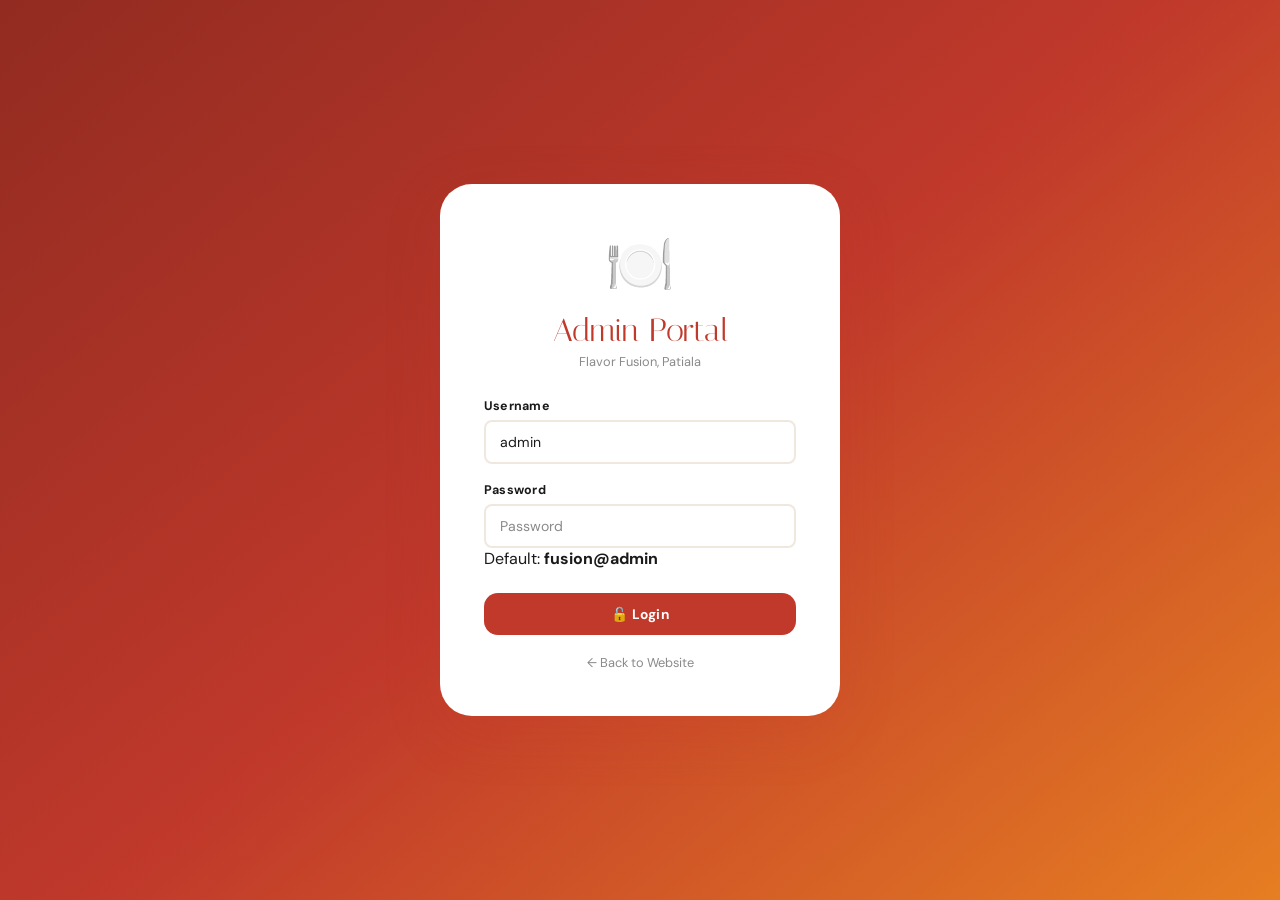
<file: adminmod.html>
<!DOCTYPE html>
<html lang="en">
<head>
  <meta charset="UTF-8"/><meta name="viewport" content="width=device-width,initial-scale=1.0,maximum-scale=1.0"/>
  <title>Admin – Flavor Fusion</title>
  <link rel="stylesheet" href="style.css"/>
  <style>
    body{background:#f0f2f5}
    .toggle-row{display:flex;align-items:center;justify-content:space-between;padding:12px 0;border-bottom:1px solid var(--border)}
    .toggle-row:last-child{border:none}
    .toggle-row label{font-size:.85rem;font-weight:600;color:var(--text)}
    .switch{position:relative;display:inline-block;width:44px;height:24px}
    .switch input{opacity:0;width:0;height:0}
    .slider{position:absolute;cursor:pointer;inset:0;background:#ccc;border-radius:24px;transition:.3s}
    .slider::before{content:'';position:absolute;height:18px;width:18px;left:3px;bottom:3px;background:#fff;border-radius:50%;transition:.3s}
    input:checked+.slider{background:var(--green)}
    input:checked+.slider::before{transform:translateX(20px)}
    .color-circle{width:18px;height:18px;border-radius:50%;display:inline-block;vertical-align:middle;margin-right:4px;border:2px solid rgba(0,0,0,.1)}
    .steps-card{background:var(--gold);background:linear-gradient(135deg,var(--amber),var(--amber-lt));border-radius:var(--rad);padding:18px 22px;margin-bottom:20px}
    .steps-card h4{font-size:.88rem;font-weight:800;color:#fff;margin-bottom:10px}
    .steps-list{list-style:none;counter-reset:s}
    .steps-list li{counter-increment:s;display:flex;gap:10px;align-items:flex-start;font-size:.8rem;color:rgba(255,255,255,.9);margin-bottom:8px;line-height:1.5}
    .steps-list li::before{content:counter(s);background:rgba(255,255,255,.3);color:#fff;width:20px;height:20px;border-radius:50%;display:flex;align-items:center;justify-content:center;font-size:.72rem;font-weight:800;flex-shrink:0;margin-top:1px}
  </style>
</head>
<body>

<!-- ═══ LOGIN ═══ -->
<div id="loginScreen" style="min-height:100vh;display:flex;align-items:center;justify-content:center;background:linear-gradient(140deg,var(--red-dk),var(--red),var(--amber));padding:24px">
  <div style="background:#fff;border-radius:var(--rad-xl);box-shadow:var(--shadow-lg);padding:44px;width:100%;max-width:400px">
    <div style="text-align:center;margin-bottom:28px">
      <div style="font-size:3.5rem;margin-bottom:10px">🍽️</div>
      <div style="font-family:'Italiana',serif;font-size:2rem;color:var(--red);margin-bottom:4px">Admin Portal</div>
      <div style="font-size:.8rem;color:var(--text-lt)">Flavor Fusion, Patiala</div>
    </div>
    <div id="loginErr"></div>
    <div class="form-group"><label>Username</label><input type="text" class="form-control" id="lUser" value="admin"/></div>
    <div class="form-group"><label>Password</label><input type="password" class="form-control" id="lPass" placeholder="Password"/>
      <div class="form-hint">Default: <strong>fusion@admin</strong></div></div>
    <button class="btn btn-red btn-block" style="margin-top:6px" onclick="doLogin()">🔓 Login</button>
    <div style="margin-top:16px;text-align:center"><a href="index.html" style="color:var(--text-lt);font-size:.8rem;text-decoration:none">← Back to Website</a></div>
  </div>
</div>

<!-- ═══ ADMIN PANEL ═══ -->
<div id="adminPanel" class="hidden">
<div class="admin-layout">

  <!-- SIDEBAR -->
  <aside class="admin-sb">
    <div class="sb-logo">
      <div class="sb-logo-icon" id="sbLogoIcon">🍽️</div>
      <div><div class="sb-logo-name" id="sbLogoName">Flavor Fusion</div><div class="sb-logo-sub">Admin Dashboard</div></div>
    </div>
    <nav class="sb-nav" id="sbNav">
      <div class="sb-sec">MAIN</div>
      <div class="sb-item active" data-p="dashboard"><span class="si">📊</span>Dashboard</div>
      <div class="sb-sep"></div>
      <div class="sb-sec">MANAGE</div>
      <div class="sb-item" data-p="menu"><span class="si">🍛</span>Menu Items</div>
      <div class="sb-item" data-p="categories"><span class="si">📂</span>Categories</div>
      <div class="sb-sep"></div>
      <div class="sb-sec">SETTINGS</div>
      <div class="sb-item" data-p="restaurant"><span class="si">⚙️</span>Restaurant Info</div>
      <div class="sb-item" data-p="publish"><span class="si">🚀</span>Publish Data</div>
      <div class="sb-item" data-p="settings"><span class="si">🔒</span>Account</div>
    </nav>
    <div class="sb-foot"><button class="btn btn-ghost btn-sm btn-block" style="color:rgba(255,255,255,.5);border:1px solid rgba(255,255,255,.15)" onclick="doLogout()">🚪 Logout</button></div>
  </aside>

  <!-- MAIN -->
  <div class="admin-main">
    <div class="admin-bar">
      <h1 id="panelTitle">📊 Dashboard</h1>
      <div style="display:flex;gap:12px;align-items:center">
        <a href="menu.html" target="_blank" style="font-size:.8rem;color:var(--red);text-decoration:none;font-weight:600">🌐 View Menu</a>
        <a href="index.html" target="_blank" style="font-size:.8rem;color:var(--text-lt);text-decoration:none">🏠 Website</a>
      </div>
    </div>
    <div class="admin-body">

      <!-- ═══ DASHBOARD ═══ -->
      <div class="a-panel active" id="panel-dashboard">
        <div class="publish-banner">
          <div class="pub-icon">🚀</div>
          <div class="pub-text">
            <h3>Publish After Every Change!</h3>
            <p>After adding items, categories or changing settings → click <strong>Publish Data</strong> → download <code>data.json</code> → upload to GitHub repo → all customers see updates.</p>
          </div>
          <div class="pub-actions"><button class="pub-btn" onclick="switchPanel('publish')">🚀 Publish Now →</button></div>
        </div>
        <div class="dash-stats" id="dashStats"></div>
        <div style="display:grid;grid-template-columns:1fr 1fr;gap:20px" id="dashGrid">
          <div class="a-card"><h3>🚀 Quick Actions</h3>
            <div style="display:flex;flex-direction:column;gap:10px">
              <button class="btn btn-red" onclick="switchPanel('menu')">➕ Add Menu Item</button>
              <button class="btn btn-amber" onclick="switchPanel('categories')">📂 Manage Categories</button>
              <button class="btn btn-outline" onclick="switchPanel('restaurant')">⚙️ Restaurant Settings</button>
              <button class="pub-btn" style="background:var(--amber);color:#fff;justify-content:center;border-radius:var(--rad)" onclick="switchPanel('publish')">🚀 Publish Data</button>
            </div>
          </div>
          <div class="a-card"><h3>📋 Recent Items</h3><div id="dashItems"></div></div>
        </div>
      </div>

      <!-- ═══ MENU ITEMS ═══ -->
      <div class="a-panel" id="panel-menu">
        <div class="a-card">
          <h3 id="menuFormTitle">➕ Add Menu Item</h3>
          <input type="hidden" id="editItemId"/>
          <div class="form-row">
            <div class="form-group"><label>Item Name *</label><input type="text" class="form-control" id="iName" placeholder="e.g. Butter Chicken"/></div>
            <div class="form-group"><label>Category *</label><input type="text" class="form-control" id="iCat" placeholder="e.g. write category"/></div>>
          </div>
          <div class="form-group"><label>Short Description</label><textarea class="form-control" id="iDesc" placeholder="Briefly describe this dish…" rows="2"></textarea></div>
          <div class="form-row">
            <div class="form-group"><label>Price (₹) *</label><input type="number" class="form-control" id="iPrice" placeholder="299" min="0"/></div>
            <div class="form-group"><label>Type</label>
              <select class="form-control" id="iVeg"><option value="true">🟢 Vegetarian</option><option value="false">🔴 Non-Vegetarian</option></select>
            </div>
          </div>
          <div class="form-group">
            <label>Item Image (optional)</label>
            <div class="img-upload-zone" id="imgZone" onclick="document.getElementById('iImg').click()" ondragover="event.preventDefault();this.classList.add('over')" ondragleave="this.classList.remove('over')" ondrop="handleImgDrop(event)">
              <div class="uz-icon">🖼️</div>
              <h4>Click or drag image here</h4>
              <p>JPG/PNG · Will be auto-resized to fit</p>
              <input type="file" id="iImg" accept="image/*" class="hidden" onchange="handleImgFile(event)"/>
            </div>
            <img id="iImgPreview" class="img-preview" alt="preview"/>
            <button id="iImgClear" class="btn btn-ghost btn-sm hidden" style="margin-top:6px" onclick="clearImg()">✕ Remove Image</button>
          </div>
          <div style="display:flex;gap:12px;flex-wrap:wrap">
            <div style="display:flex;gap:16px;align-items:center;flex:1">
              <label style="display:flex;align-items:center;gap:8px;font-size:.82rem;font-weight:600;cursor:pointer">
                <input type="checkbox" id="iFeatured"/> ⭐ Featured
              </label>
              <label style="display:flex;align-items:center;gap:8px;font-size:.82rem;font-weight:600;cursor:pointer">
                <input type="checkbox" id="iBestseller"/> 🏆 Bestseller
              </label>
              <label style="display:flex;align-items:center;gap:8px;font-size:.82rem;font-weight:600;cursor:pointer">
                <input type="checkbox" id="iAvail" checked/> ✅ Available
              </label>
            </div>
          </div>
          <div id="itemMsg" class="mt-sm"></div>
          <div style="display:flex;gap:10px;margin-top:14px;flex-wrap:wrap">
            <button class="btn btn-red" onclick="saveItem()">💾 Save Item</button>
            <button class="btn btn-ghost" onclick="resetItemForm()">✕ Cancel</button>
          </div>
        </div>

        <!-- ITEM LIST -->
        <div class="a-card">
          <h3>🍛 All Menu Items (<span id="itemCount">0</span>)</h3>
          <div style="display:flex;gap:10px;margin-bottom:14px;flex-wrap:wrap">
            <input type="text" class="form-control" id="itemSearch" placeholder="Search items…" style="max-width:260px" oninput="renderItemList()"/>
            <select class="form-control" id="itemCatFilter" style="max-width:180px" onchange="renderItemList()"><option value="">All Categories</option></select>
          </div>
          <div id="itemList"></div>
        </div>
      </div>

      <!-- ═══ CATEGORIES ═══ -->
      <div class="a-panel" id="panel-categories">
        <div class="a-card">
          <h3 id="catFormTitle">➕ Add Category</h3>
          <input type="hidden" id="editCatId"/>
          <div class="form-row">
            <div class="form-group"><label>Category Name *</label><input type="text" class="form-control" id="cName" placeholder="e.g. Starters"/></div>
            <div class="form-group"><label>Emoji Icon</label><input type="text" class="form-control" id="cIcon" placeholder="e.g. 🥗" maxlength="4"/></div>
          </div>
          <div class="form-group"><label>Display Order (1 = first)</label><input type="number" class="form-control" id="cOrder" placeholder="1" min="1" style="max-width:150px"/></div>
          <div id="catMsg" class="mt-sm"></div>
          <div style="display:flex;gap:10px;margin-top:14px">
            <button class="btn btn-red" onclick="saveCat()">💾 Save Category</button>
            <button class="btn btn-ghost" onclick="resetCatForm()">✕ Cancel</button>
          </div>
        </div>
        <div class="a-card"><h3>📂 All Categories (<span id="catCount">0</span>)</h3><div id="catList"></div></div>
      </div>

      <!-- ═══ RESTAURANT SETTINGS ═══ -->
      <div class="a-panel" id="panel-restaurant">
        <div class="a-card">
          <h3>🏪 Restaurant Identity</h3>
          <div class="form-row">
            <div class="form-group"><label>Restaurant Name *</label><input type="text" class="form-control" id="rName" placeholder="Flavor Fusion"/></div>
            <div class="form-group"><label>Tagline</label><input type="text" class="form-control" id="rTagline" placeholder="Where Punjab Meets the World"/></div>
          </div>
          <div class="form-group">
            <label>Restaurant Logo</label>
            <div class="img-upload-zone" id="logoZone" onclick="document.getElementById('rLogo').click()" ondragover="event.preventDefault();this.classList.add('over')" ondragleave="this.classList.remove('over')" ondrop="handleLogoDrop(event)">
              <div class="uz-icon">🏪</div><h4>Upload Logo</h4><p>PNG/JPG · Recommended 200×200px</p>
              <input type="file" id="rLogo" accept="image/*" class="hidden" onchange="handleLogoFile(event)"/>
            </div>
            <img id="rLogoPreview" class="img-preview" alt="logo preview"/>
            <button id="rLogoClear" class="btn btn-ghost btn-sm hidden" style="margin-top:6px" onclick="clearLogo()">✕ Remove Logo</button>
          </div>
          <div class="form-group"><label>Hero Tagline (homepage main text)</label><input type="text" class="form-control" id="rHeroTagline" placeholder="Handcrafted Flavors. Straight from the Heart of Patiala."/></div>
          <div class="form-group"><label>Announcement Bar (top banner)</label><input type="text" class="form-control" id="rAnnounce" placeholder="🎉 Free delivery on orders above ₹500!"/></div>
        </div>
        <div class="a-card">
          <h3>📞 Contact & Hours</h3>
          <div class="form-row">
            <div class="form-group"><label>Address</label><input type="text" class="form-control" id="rAddr" placeholder="22, Model Town, Patiala"/></div>
            <div class="form-group"><label>Phone Number</label><input type="text" class="form-control" id="rPhone" placeholder="+91 98765 43210"/></div>
          </div>
          <div class="form-row">
            <div class="form-group">
              <label>WhatsApp Number <small style="color:var(--text-lt)">(with country code, no +)</small></label>
              <input type="text" class="form-control" id="rWA" placeholder="919876543210"/>
            </div>
            <div class="form-group"><label>Email Address</label><input type="email" class="form-control" id="rEmail" placeholder="order@restaurant.in"/></div>
          </div>
          <div class="form-row">
            <div class="form-group"><label>Opening Hours</label><input type="text" class="form-control" id="rHours" placeholder="Mon–Sun: 11:00 AM – 11:00 PM"/></div>
            <div class="form-group"><label>UPI ID (for invoice)</label><input type="text" class="form-control" id="rUPI" placeholder="restaurant@upi"/></div>
          </div>
          <div class="form-group" style="max-width:220px"><label>GST Rate (%)</label><input type="number" class="form-control" id="rGST" placeholder="5" min="0" max="28"/></div>
        </div>
        <div id="restMsg"></div>
        <button class="btn btn-red" onclick="saveRestaurant()">💾 Save All Settings</button>
      </div>

      <!-- ═══ PUBLISH ═══ -->
      <div class="a-panel" id="panel-publish">
        <div class="a-card">
          <h3>🚀 Publish Data to Website</h3>
          <p style="font-size:.88rem;color:var(--text-md);margin-bottom:18px;line-height:1.7">
            All your changes (menu items, categories, restaurant info) are stored in your browser. To make them visible to <strong>all customers on any device</strong>, you must publish by uploading <code>data.json</code> to GitHub.
          </p>
          <div class="steps-card">
            <h4>📋 How to Publish (repeat every time you make changes)</h4>
            <ol class="steps-list">
              <li>Click <strong>"📥 Download data.json"</strong> below</li>
              <li>Open your <strong>GitHub repository</strong> in browser</li>
              <li>Find <code>data.json</code> → click it → click ✏️ Edit</li>
              <li>Select all → Delete → Paste content from downloaded file</li>
              <li>Click <strong>"Commit changes"</strong> — done in 1–2 minutes ✅</li>
            </ol>
          </div>
          <div style="background:var(--info-bg);border-radius:var(--rad-sm);padding:14px;margin-bottom:20px;border-left:4px solid var(--amber);font-size:.82rem">
            <strong>💡 Faster way:</strong> Drag the downloaded <code>data.json</code> file onto your GitHub repo page → it will prompt to commit → done!
          </div>
          <div style="display:flex;gap:12px;flex-wrap:wrap">
            <button class="pub-btn" style="background:var(--red);color:#fff;padding:14px 28px;font-size:.9rem;border-radius:var(--rad)" onclick="publishData()">📥 Download data.json</button>
            <button class="btn btn-outline btn-sm" onclick="DataStore.exportBackup();toast('Backup exported!','success')">📤 Export Backup</button>
            <button class="btn btn-ghost btn-sm" onclick="importPrompt()">📥 Import Backup</button>
          </div>
          <div id="publishMsg" class="mt-md"></div>
        </div>
        <div class="a-card">
          <h3>📊 Data Summary</h3>
          <div id="pubSummary"></div>
        </div>
      </div>

      <!-- ═══ ACCOUNT/SETTINGS ═══ -->
      <div class="a-panel" id="panel-settings">
        <div class="a-card" style="max-width:480px">
          <h3>🔒 Change Password</h3>
          <div class="form-group"><label>Current Password</label><input type="password" class="form-control" id="sCur"/></div>
          <div class="form-group"><label>New Password (min 6)</label><input type="password" class="form-control" id="sNew"/></div>
          <div class="form-group"><label>Confirm New Password</label><input type="password" class="form-control" id="sConf"/></div>
          <div id="sMsg"></div>
          <button class="btn btn-red" onclick="changePass()">🔐 Update Password</button>
        </div>
        <div class="a-card" style="max-width:480px">
          <h3>⚠️ Danger Zone</h3>
          <div style="display:flex;flex-direction:column;gap:10px">
            <button class="btn btn-danger btn-sm" onclick="clearAll('menuItems')">🗑️ Delete All Menu Items</button>
            <button class="btn btn-danger btn-sm" onclick="clearAll('categories')">🗑️ Delete All Categories</button>
          </div>
        </div>
      </div>

    </div><!-- admin-body -->
  </div><!-- admin-main -->
</div><!-- admin-layout -->
</div><!-- adminPanel -->

<script src="datastore.js"></script>
<script src="common.js"></script>
<script>
/* ═══ AUTH ═══ */
var PK='ff_admin_pw';
function getPass(){ return localStorage.getItem(PK)||'fusion@admin'; }
function doLogin(){
  var u=document.getElementById('lUser').value.trim(),p=document.getElementById('lPass').value;
  if(u==='admin'&&p===getPass()){
    localStorage.setItem('ff_adminMode','true');
    document.getElementById('loginScreen').style.display='none';
    document.getElementById('adminPanel').classList.remove('hidden');
    initAdmin();
  } else { document.getElementById('loginErr').innerHTML='<div class="alert alert-danger">❌ Incorrect credentials.</div>'; }
}
document.getElementById('lPass').addEventListener('keyup',function(e){if(e.key==='Enter')doLogin();});
function doLogout(){ localStorage.removeItem('ff_adminMode'); document.getElementById('adminPanel').classList.add('hidden'); document.getElementById('loginScreen').style.display=''; document.getElementById('lPass').value=''; }

/* ═══ PANELS ═══ */
var PT={dashboard:'📊 Dashboard',menu:'🍛 Menu Items',categories:'📂 Categories',restaurant:'⚙️ Restaurant Info',publish:'🚀 Publish Data',settings:'🔒 Account'};
function switchPanel(id){
  document.querySelectorAll('.a-panel').forEach(p=>p.classList.remove('active'));
  document.querySelectorAll('.sb-item').forEach(n=>n.classList.remove('active'));
  document.getElementById('panel-'+id).classList.add('active');
  var si=document.querySelector('[data-p="'+id+'"]');if(si)si.classList.add('active');
  document.getElementById('panelTitle').textContent=PT[id]||id;
  if(id==='menu'){populateItemCatFilter();renderItemList();}
  if(id==='publish'){loadPubSummary();}
  if(id==='restaurant'){fillRestaurantForm();}
  if(id==='dashboard'){loadDash();}
}
document.getElementById('sbNav').addEventListener('click',function(e){
  var item=e.target.closest('.sb-item');if(item&&item.dataset.p)switchPanel(item.dataset.p);
});

/* ═══ INIT ═══ */
async function initAdmin(){
  await DataStore.load();
  var R=DataStore.get('restaurant');
  document.getElementById('sbLogoName').textContent=R.name||'Flavor Fusion';
  if(R.logo) document.getElementById('sbLogoIcon').innerHTML='<img src="'+R.logo+'" style="width:28px;height:28px;border-radius:6px;object-fit:cover" alt=""/>';
  loadDash(); renderItemList(); renderCatList();
  if(window.innerWidth<768){ var dg=document.getElementById('dashGrid');if(dg)dg.style.gridTemplateColumns='1fr'; }
}

/* ═══ DASHBOARD ═══ */
function loadDash(){
  var items=DataStore.get('menuItems'),cats=DataStore.get('categories'),R=DataStore.get('restaurant');
  var avail=items.filter(x=>x.isAvailable).length, feat=items.filter(x=>x.isFeatured).length;
  document.getElementById('dashStats').innerHTML=
    '<div class="dash-stat"><span class="ds-icon">🍛</span><div><div class="ds-val">'+items.length+'</div><div class="ds-lbl">Menu Items</div></div></div>'+
    '<div class="dash-stat s2"><span class="ds-icon">📂</span><div><div class="ds-val">'+cats.length+'</div><div class="ds-lbl">Categories</div></div></div>'+
    '<div class="dash-stat s3"><span class="ds-icon">✅</span><div><div class="ds-val">'+avail+'</div><div class="ds-lbl">Available</div></div></div>'+
    '<div class="dash-stat s4"><span class="ds-icon">⭐</span><div><div class="ds-val">'+feat+'</div><div class="ds-lbl">Featured</div></div></div>';
  var di=document.getElementById('dashItems');
  if(!items.length){di.innerHTML='<p style="color:var(--text-lt);font-size:.85rem">No menu items yet.</p>';return;}
  di.innerHTML=items.slice(-5).reverse().map(function(it){ return '<div class="list-row"><div class="list-row-img">'+(it.image?'<img src="'+it.image+'" alt="" />':'🍽️')+'</div><div class="list-row-info"><div class="list-row-name">'+it.name+'</div><div class="list-row-sub">'+fmt(it.price)+' · '+(it.isVeg?'🟢 Veg':'🔴 Non-Veg')+'</div></div></div>'; }).join('');
}

/* ═══ IMAGE HANDLING ═══ */
var currentItemImg=null;
function handleImgFile(e){ var f=e.target.files[0];if(f)processImg(f); }
function handleImgDrop(e){ e.preventDefault();document.getElementById('imgZone').classList.remove('over');var f=e.dataTransfer.files[0];if(f)processImg(f); }
async function processImg(file){
  try{
    const base64=await compressImage(file,600,450,0.78);
    currentItemImg=base64;
    var prev=document.getElementById('iImgPreview');
    prev.src=base64; prev.style.display='block';
    document.getElementById('iImgClear').classList.remove('hidden');
    toast('Image loaded & compressed!','success');
  }catch(e){toast('Image error: '+e.message,'danger');}
}
function clearImg(){ currentItemImg=null; document.getElementById('iImgPreview').style.display='none'; document.getElementById('iImgPreview').src=''; document.getElementById('iImgClear').classList.add('hidden'); document.getElementById('iImg').value=''; }

var currentLogoImg=null;
function handleLogoFile(e){ var f=e.target.files[0];if(f)processLogo(f); }
function handleLogoDrop(e){ e.preventDefault();document.getElementById('logoZone').classList.remove('over');var f=e.dataTransfer.files[0];if(f)processLogo(f); }
async function processLogo(file){
  try{
    const base64=await compressImage(file,300,300,0.85);
    currentLogoImg=base64;
    var prev=document.getElementById('rLogoPreview');
    prev.src=base64; prev.style.display='block';
    document.getElementById('rLogoClear').classList.remove('hidden');
    toast('Logo loaded!','success');
  }catch(e){toast('Logo error: '+e.message,'danger');}
}
function clearLogo(){ currentLogoImg=null; document.getElementById('rLogoPreview').style.display='none'; document.getElementById('rLogoClear').classList.add('hidden'); document.getElementById('rLogo').value=''; }

/* ═══ MENU ITEMS ═══ */
function populateCatSelect(selId, val){
  var cats=DataStore.get('categories').slice().sort(function(a,b){return a.order-b.order;});
  var sel=document.getElementById(selId);
  if(!sel)return;
  sel.innerHTML='<option value="">Select category…</option>'+cats.map(function(c){return '<option value="'+c.id+'"'+(val===c.id?' selected':'')+'>'+(c.icon||'')+'  '+c.name+'</option>';}).join('');
}
function populateItemCatFilter(){
  var cats=DataStore.get('categories').slice().sort(function(a,b){return a.order-b.order;});
  var sel=document.getElementById('itemCatFilter');
  if(!sel)return;
  sel.innerHTML='<option value="">All Categories</option>'+cats.map(function(c){return '<option value="'+c.id+'">'+(c.icon||'')+' '+c.name+'</option>';}).join('');
}
function saveItem(){
  var name=document.getElementById('iName').value.trim();
  var cat=document.getElementById('iCat').value;
  var price=parseFloat(document.getElementById('iPrice').value);
  var eid=document.getElementById('editItemId').value;
  if(!name){showMsg('itemMsg','Item name is required.','danger');return;}
  if(!cat){showMsg('itemMsg','Please select a category.','danger');return;}
  if(isNaN(price)||price<0){showMsg('itemMsg','Enter a valid price.','danger');return;}
  var items=DataStore.get('menuItems');
  var obj={
    id:eid||genId('item'),
    categoryId:cat,
    name:name,
    description:document.getElementById('iDesc').value.trim(),
    price:price,
    isVeg:document.getElementById('iVeg').value==='true',
    isFeatured:document.getElementById('iFeatured').checked,
    isBestseller:document.getElementById('iBestseller').checked,
    isAvailable:document.getElementById('iAvail').checked,
    image:currentItemImg||(eid?((items.find(function(x){return x.id===eid;})||{}).image||null):null)
  };
  if(eid){var idx=items.findIndex(function(x){return x.id===eid;});if(idx>=0)items[idx]=obj;else items.push(obj);}
  else items.push(obj);
  DataStore.set('menuItems',items);
  showMsg('itemMsg','✅ Item saved! Don\'t forget to Publish.','success');
  resetItemForm();renderItemList();loadDash();toast('Item saved!','success');
}
function resetItemForm(){
  document.getElementById('editItemId').value='';
  document.getElementById('iName').value='';
  document.getElementById('iDesc').value='';
  document.getElementById('iPrice').value='';
  document.getElementById('iVeg').value='true';
  document.getElementById('iFeatured').checked=false;
  document.getElementById('iBestseller').checked=false;
  document.getElementById('iAvail').checked=true;
  clearImg();
  document.getElementById('menuFormTitle').textContent='➕ Add Menu Item';
  document.getElementById('itemMsg').innerHTML='';
  populateCatSelect('iCat','');
}
function editItem(id){
  var items=DataStore.get('menuItems');var it=items.find(function(x){return x.id===id;});if(!it)return;
  document.getElementById('editItemId').value=it.id;
  document.getElementById('iName').value=it.name||'';
  document.getElementById('iDesc').value=it.description||'';
  document.getElementById('iPrice').value=it.price||'';
  document.getElementById('iVeg').value=String(it.isVeg);
  document.getElementById('iFeatured').checked=!!it.isFeatured;
  document.getElementById('iBestseller').checked=!!it.isBestseller;
  document.getElementById('iAvail').checked=it.isAvailable!==false;
  populateCatSelect('iCat',it.categoryId);
  if(it.image){currentItemImg=it.image;var prev=document.getElementById('iImgPreview');prev.src=it.image;prev.style.display='block';document.getElementById('iImgClear').classList.remove('hidden');}
  else clearImg();
  document.getElementById('menuFormTitle').textContent='✏️ Edit Item';
  document.getElementById('panel-menu').querySelector('.a-card').scrollIntoView({behavior:'smooth'});
}
function toggleAvail(id,val){
  var items=DataStore.get('menuItems');var idx=items.findIndex(function(x){return x.id===id;});
  if(idx<0)return;items[idx].isAvailable=val;DataStore.set('menuItems',items);renderItemList();toast((val?'Available':'Unavailable')+' set.','info');
}
function delItem(id){if(!confirmDel('Delete this menu item?'))return;DataStore.del('menuItems',id);renderItemList();loadDash();toast('Deleted.','info');}
function renderItemList(){
  var items=DataStore.get('menuItems');
  var cats=DataStore.get('categories');
  var q=(document.getElementById('itemSearch')||{value:''}).value.toLowerCase();
  var catF=(document.getElementById('itemCatFilter')||{value:''}).value;
  var data=items;
  if(q)data=data.filter(function(x){return x.name.toLowerCase().includes(q)||(x.description||'').toLowerCase().includes(q);});
  if(catF)data=data.filter(function(x){return x.categoryId===catF;});
  document.getElementById('itemCount').textContent=items.length;
  var el=document.getElementById('itemList');
  if(!data.length){el.innerHTML='<div class="empty-state"><div class="es-icon">🍛</div><h4>No Items Yet</h4><p>Add your first menu item above.</p></div>';return;}
  el.innerHTML=data.map(function(it){
    var cat=cats.find(function(c){return c.id===it.categoryId;});
    return '<div class="list-row"><div class="list-row-img">'+(it.image?'<img src="'+it.image+'" alt="" />':'🍽️')+'</div><div class="list-row-info"><div class="list-row-name">'+(it.isVeg?'🟢':'🔴')+' '+it.name+'</div><div class="list-row-sub">'+(cat?cat.name:'—')+' · '+fmt(it.price)+(it.isBestseller?' · 🏆':'')+(it.isFeatured?' · ⭐':'')+(it.isAvailable?'':' · <span style="color:var(--red);font-weight:700">Unavailable</span>')+'</div></div><div class="list-row-actions"><button class="btn btn-ghost btn-sm" onclick="toggleAvail(\''+it.id+'\','+(!it.isAvailable)+')">'+(it.isAvailable?'⏸️':'▶️')+'</button><button class="btn btn-outline btn-sm" onclick="editItem(\''+it.id+'\')">✏️</button><button class="btn btn-danger btn-sm" onclick="delItem(\''+it.id+'\')">🗑️</button></div></div>';
  }).join('');
}

/* ═══ CATEGORIES ═══ */
function saveCat(){
  var name=document.getElementById('cName').value.trim();
  var eid=document.getElementById('editCatId').value;
  if(!name){showMsg('catMsg','Category name required.','danger');return;}
  var cats=DataStore.get('categories');
  var obj={id:eid||genId('cat'),name:name,icon:document.getElementById('cIcon').value.trim()||'🍽️',order:parseInt(document.getElementById('cOrder').value)||cats.length+1};
  if(eid){var idx=cats.findIndex(function(x){return x.id===eid;});if(idx>=0)cats[idx]=obj;else cats.push(obj);}
  else cats.push(obj);
  DataStore.set('categories',cats);
  showMsg('catMsg','✅ Category saved! Publish to update.','success');
  resetCatForm();renderCatList();loadDash();toast('Category saved!','success');
}
function resetCatForm(){['editCatId','cName','cIcon','cOrder'].forEach(function(i){document.getElementById(i).value='';});document.getElementById('catFormTitle').textContent='➕ Add Category';document.getElementById('catMsg').innerHTML='';}
function editCat(id){var c=DataStore.get('categories').find(function(x){return x.id===id;});if(!c)return;document.getElementById('editCatId').value=c.id;document.getElementById('cName').value=c.name||'';document.getElementById('cIcon').value=c.icon||'';document.getElementById('cOrder').value=c.order||'';document.getElementById('catFormTitle').textContent='✏️ Edit Category';document.getElementById('panel-categories').querySelector('.a-card').scrollIntoView({behavior:'smooth'});}
function delCat(id){if(!confirmDel('Delete this category? Items in it will lose their category.'))return;DataStore.del('categories',id);renderCatList();loadDash();toast('Deleted.','info');}
function renderCatList(){
  var cats=DataStore.get('categories').slice().sort(function(a,b){return a.order-b.order;});
  document.getElementById('catCount').textContent=cats.length;
  var el=document.getElementById('catList');
  if(!cats.length){el.innerHTML='<div class="empty-state"><div class="es-icon">📂</div><h4>No Categories Yet</h4></div>';return;}
  el.innerHTML=cats.map(function(c){return '<div class="list-row"><div class="list-row-img" style="font-size:1.8rem">'+(c.icon||'🍽️')+'</div><div class="list-row-info"><div class="list-row-name">'+c.name+'</div><div class="list-row-sub">Order: '+c.order+'</div></div><div class="list-row-actions"><button class="btn btn-outline btn-sm" onclick="editCat(\''+c.id+'\')">✏️</button><button class="btn btn-danger btn-sm" onclick="delCat(\''+c.id+'\')">🗑️</button></div></div>';}).join('');
}

/* ═══ RESTAURANT SETTINGS ═══ */
function fillRestaurantForm(){
  var R=DataStore.get('restaurant');
  document.getElementById('rName').value=R.name||'';
  document.getElementById('rTagline').value=R.tagline||'';
  document.getElementById('rHeroTagline').value=R.heroTagline||'';
  document.getElementById('rAnnounce').value=R.announcement||'';
  document.getElementById('rAddr').value=R.address||'';
  document.getElementById('rPhone').value=R.phone||'';
  document.getElementById('rWA').value=R.whatsapp||'';
  document.getElementById('rEmail').value=R.email||'';
  document.getElementById('rHours').value=R.openHours||'';
  document.getElementById('rUPI').value=R.upiId||'';
  document.getElementById('rGST').value=R.gst||5;
  if(R.logo){document.getElementById('rLogoPreview').src=R.logo;document.getElementById('rLogoPreview').style.display='block';document.getElementById('rLogoClear').classList.remove('hidden');currentLogoImg=R.logo;}
}
function saveRestaurant(){
  var R={
    name:document.getElementById('rName').value.trim()||'Flavor Fusion',
    tagline:document.getElementById('rTagline').value.trim(),
    logo:currentLogoImg||(DataStore.get('restaurant').logo||null),
    heroTagline:document.getElementById('rHeroTagline').value.trim(),
    announcement:document.getElementById('rAnnounce').value.trim(),
    address:document.getElementById('rAddr').value.trim(),
    phone:document.getElementById('rPhone').value.trim(),
    whatsapp:document.getElementById('rWA').value.trim(),
    email:document.getElementById('rEmail').value.trim(),
    openHours:document.getElementById('rHours').value.trim(),
    upiId:document.getElementById('rUPI').value.trim(),
    gst:parseFloat(document.getElementById('rGST').value)||5,
    currency:'₹'
  };
  DataStore.set('restaurant',R);
  document.getElementById('sbLogoName').textContent=R.name;
  if(R.logo) document.getElementById('sbLogoIcon').innerHTML='<img src="'+R.logo+'" style="width:28px;height:28px;border-radius:6px;object-fit:cover" alt=""/>';
  showMsg('restMsg','✅ Settings saved! Remember to Publish.','success');
  toast('Settings saved!','success');
}

/* ═══ PUBLISH ═══ */
function loadPubSummary(){
  var items=DataStore.get('menuItems'),cats=DataStore.get('categories'),R=DataStore.get('restaurant');
  document.getElementById('pubSummary').innerHTML=
    '<div style="display:grid;grid-template-columns:repeat(auto-fill,minmax(140px,1fr));gap:12px">'+
    '<div style="background:var(--surface2);border-radius:var(--rad-sm);padding:14px;text-align:center;border:1px solid var(--border)"><div style="font-family:\'Italiana\',serif;font-size:1.8rem;color:var(--red)">'+items.length+'</div><div style="font-size:.7rem;font-weight:700;text-transform:uppercase;letter-spacing:.06em;color:var(--text-lt)">Menu Items</div></div>'+
    '<div style="background:var(--surface2);border-radius:var(--rad-sm);padding:14px;text-align:center;border:1px solid var(--border)"><div style="font-family:\'Italiana\',serif;font-size:1.8rem;color:var(--amber)">'+cats.length+'</div><div style="font-size:.7rem;font-weight:700;text-transform:uppercase;letter-spacing:.06em;color:var(--text-lt)">Categories</div></div>'+
    '<div style="background:var(--surface2);border-radius:var(--rad-sm);padding:14px;text-align:center;border:1px solid var(--border)"><div style="font-family:\'Italiana\',serif;font-size:1.8rem;color:var(--green)">'+items.filter(function(x){return x.isAvailable;}).length+'</div><div style="font-size:.7rem;font-weight:700;text-transform:uppercase;letter-spacing:.06em;color:var(--text-lt)">Available</div></div>'+
    '</div><p style="margin-top:14px;font-size:.8rem;color:var(--text-lt)">Restaurant: <strong>'+R.name+'</strong> · WA: '+R.whatsapp+'</p>';
}
function publishData(){
  DataStore.publishData();
  document.getElementById('publishMsg').innerHTML='<div class="alert alert-success">✅ <strong>data.json downloaded!</strong> Upload this file to your GitHub repository root to publish your menu to all customers.</div>';
  toast('data.json downloaded! Upload to GitHub.','success');
}
function importPrompt(){
  var inp=document.createElement('input');inp.type='file';inp.accept='.json';
  inp.onchange=async function(e){
    var f=e.target.files[0];if(!f)return;
    try{await DataStore.importFromFile(f);toast('Data imported!','success');initAdmin();}
    catch{toast('Invalid JSON file.','danger');}
  };
  inp.click();
}

/* ═══ ACCOUNT ═══ */
function changePass(){
  var cur=document.getElementById('sCur').value,nw=document.getElementById('sNew').value,cf=document.getElementById('sConf').value;
  if(cur!==getPass()){showMsg('sMsg','❌ Current password wrong.','danger');return;}
  if(nw.length<6){showMsg('sMsg','❌ Min 6 characters.','danger');return;}
  if(nw!==cf){showMsg('sMsg','❌ Passwords do not match.','danger');return;}
  localStorage.setItem(PK,nw);showMsg('sMsg','✅ Password changed!','success');
  ['sCur','sNew','sConf'].forEach(function(i){document.getElementById(i).value='';});
}
function clearAll(key){
  if(!confirmDel('Delete ALL '+key+'? This cannot be undone.'))return;
  DataStore.set(key,[]);renderItemList();renderCatList();loadDash();toast('Cleared.','warning');
}
function showMsg(id,msg,type){var el=document.getElementById(id);if(!el)return;el.innerHTML='<div class="alert alert-'+type+'">'+msg+'</div>';setTimeout(function(){if(el)el.innerHTML='';},4000);}
</script>
</body>
</html>
</file>
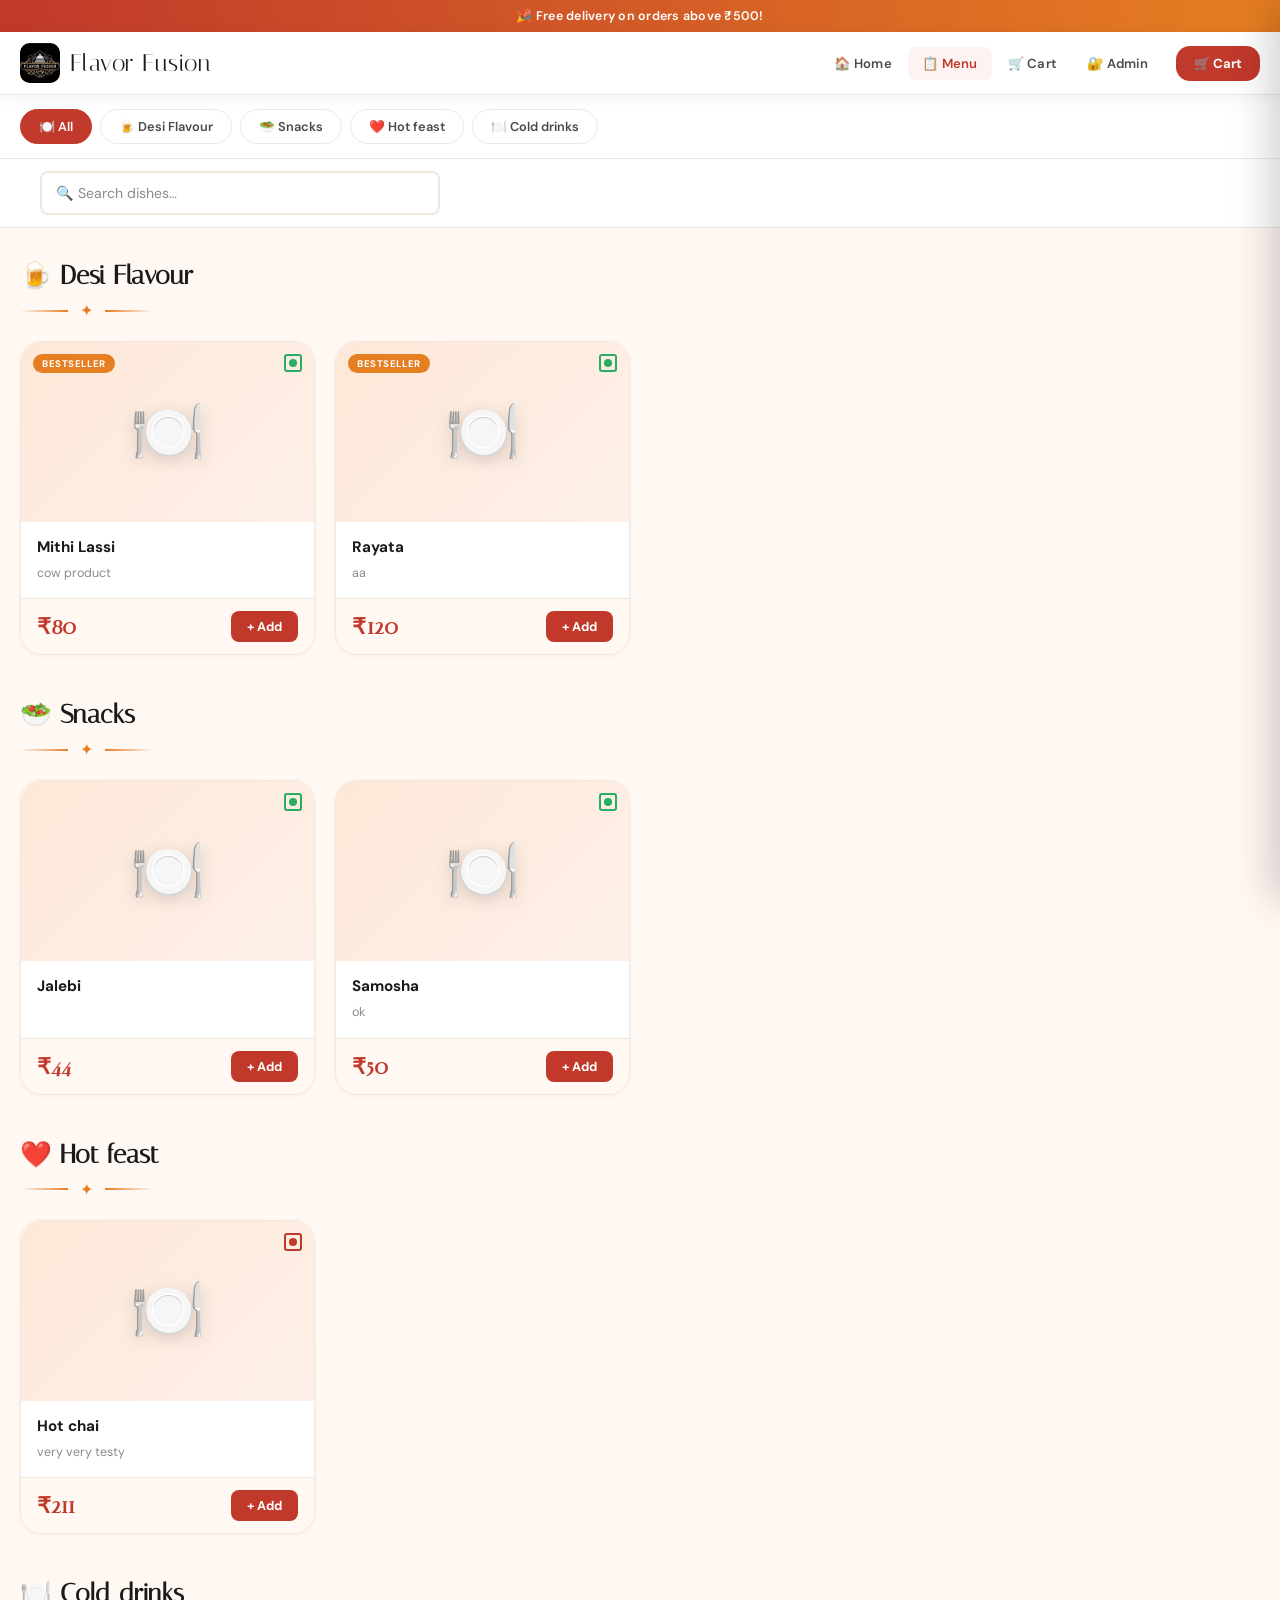
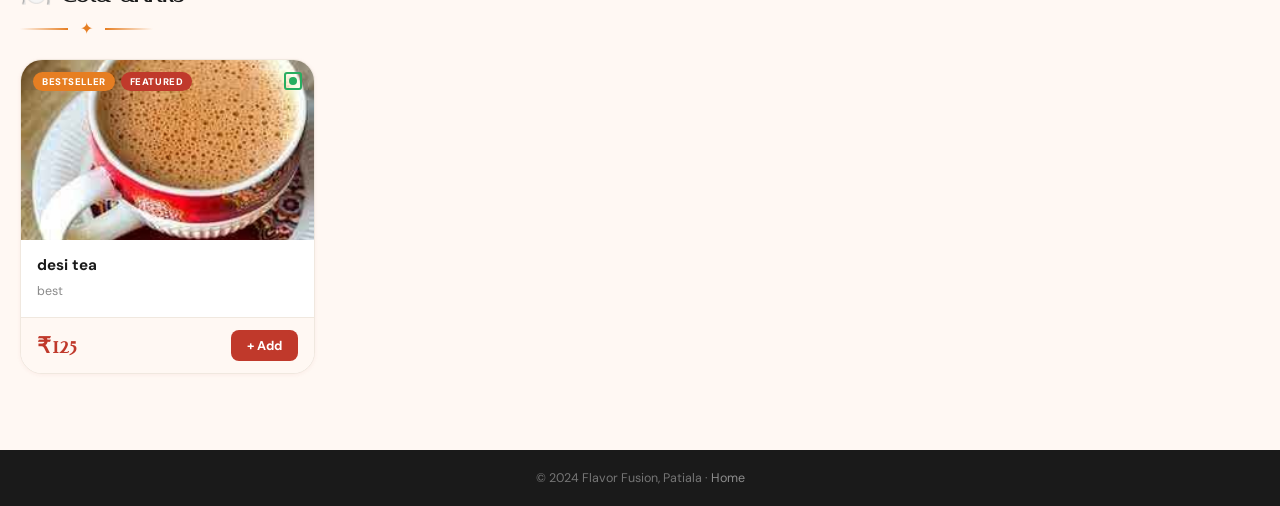
<file: menu.html>
<!DOCTYPE html>
<html lang="en">
<head>
  <meta charset="UTF-8"/>
  <meta name="viewport" content="width=device-width,initial-scale=1.0,maximum-scale=1.0"/>
  <title>Menu – Flavor Fusion</title>
  <link rel="stylesheet" href="style.css"/>
</head>
<body>

<div class="announce-bar" id="announceBar"></div>

<header class="app-bar">
  <div class="app-bar-inner">
    <a class="brand" href="index.html">
      <div class="brand-logo" id="brandLogo">🍽️</div>
      <span class="brand-name" id="brandName">Flavor Fusion</span>
    </a>
    <div class="app-bar-spacer"></div>
    <nav class="app-bar-nav" id="topNav">
      <a href="index.html">🏠 Home</a>
      <a href="menu.html" class="active">📋 Menu</a>
      <a href="order.html">🛒 Cart</a>
      <a href="admin.html">🔐 Admin</a>
    </nav>
    <button class="cart-btn desktop-cart" id="cartBtn" onclick="openCart()">
      🛒 Cart
      <span class="cart-badge" id="cartBadge" style="display:none">0</span>
    </button>
    <button class="menu-toggle" id="menuToggle"><span></span><span></span><span></span></button>
  </div>
</header>

<!-- CATEGORY STRIP (sticky) -->
<div class="cat-strip" id="catStrip" style="top:62px">
  <div class="cat-strip-inner" id="catPills"></div>
</div>

<!-- SEARCH BAR -->
<div style="background:var(--surface);border-bottom:1px solid var(--border);padding:12px 20px">
  <div class="container" style="max-width:1280px">
    <input type="text" id="searchInput" class="form-control" placeholder="🔍 Search dishes…" oninput="filterMenu()" style="max-width:400px"/>
  </div>
</div>

<!-- MENU BODY -->
<main style="padding:32px 0">
  <div class="container" id="menuBody">
    <div style="color:var(--text-lt);text-align:center;padding:40px">Loading menu…</div>
  </div>
</main>

<!-- CART DRAWER -->
<div class="cart-overlay" id="cartOverlay" onclick="closeCart()"></div>
<div class="cart-drawer" id="cartDrawer">
  <div class="cart-drawer-head">
    <h3>🛒 Your Cart</h3>
    <button class="cart-close" onclick="closeCart()">✕</button>
  </div>
  <div class="cart-items" id="cartItems"></div>
  <div class="cart-footer" id="cartFooter"></div>
</div>

<!-- FAB CART (mobile) -->
<button class="fab-cart" id="fabCart" onclick="openCart()" style="display:none">
  🛒 View Cart <span class="fab-count" id="fabCount">0</span>
</button>

<footer style="background:#1a1a1a;color:rgba(255,255,255,.4);text-align:center;padding:20px;font-size:.78rem">
  © 2024 Flavor Fusion, Patiala · <a href="index.html" style="color:rgba(255,255,255,.5);text-decoration:none">Home</a>
</footer>

<nav class="bottom-nav">
  <a class="bn-item" href="index.html"><div class="bn-icon">🏠</div><div class="bn-label">Home</div></a>
  <a class="bn-item active" href="menu.html"><div class="bn-icon">📋</div><div class="bn-label">Menu</div></a>
  <a class="bn-item" href="order.html"><div class="bn-icon">🛒</div><div class="bn-label">Cart</div><div class="bn-badge" id="bnBadge" style="display:none">0</div></a>
  <a class="bn-item" href="admin.html"><div class="bn-icon">⚙️</div><div class="bn-label">Admin</div></a>
</nav>

<script src="datastore.js"></script>
<script src="common.js"></script>
<script>
var allItems=[],allCats=[],activeCategory='all';

(async function(){
  await DataStore.load();
  const R = DataStore.get('restaurant');
  document.getElementById('brandName').textContent = R.name||'Flavor Fusion';
  if(R.logo){ document.getElementById('brandLogo').innerHTML='<img src="'+R.logo+'" alt="logo" />'; }
  const ab = document.getElementById('announceBar');
  if(R.announcement){ ab.textContent=R.announcement; } else{ ab.style.display='none'; }

  allCats  = DataStore.get('categories').slice().sort((a,b)=>a.order-b.order);
  allItems = DataStore.get('menuItems');

  buildCategoryPills();
  renderMenu('all');

  // Check if we should jump to a category from homepage
  const hash = location.hash.replace('#','');
  if(hash) switchCategory(hash);

  Cart.onChange(()=>{ updateCartBadges(); renderCartDrawer(); });
  updateCartBadges();
  renderCartDrawer();
})();

function buildCategoryPills(){
  const strip = document.getElementById('catPills');
  strip.innerHTML = '<button class="cat-pill active" data-id="all" onclick="switchCategory(\'all\')">🍽️ All</button>'+
    allCats.map(c=>`<button class="cat-pill" data-id="${c.id}" onclick="switchCategory('${c.id}')">${c.icon||''} ${c.name}</button>`).join('');
}

function switchCategory(id){
  activeCategory=id;
  document.querySelectorAll('.cat-pill').forEach(b=>b.classList.toggle('active',b.dataset.id===id));
  renderMenu(id);
  if(id!=='all'){
    const sec=document.getElementById('sec_'+id);
    if(sec) sec.scrollIntoView({behavior:'smooth',block:'start'});
  }
}

function filterMenu(){
  const q=document.getElementById('searchInput').value.toLowerCase().trim();
  if(!q){ renderMenu(activeCategory); return; }
  const filtered = allItems.filter(x=>x.name.toLowerCase().includes(q)||(x.description||'').toLowerCase().includes(q));
  const body=document.getElementById('menuBody');
  if(!filtered.length){ body.innerHTML='<div class="empty-state"><div class="es-icon">🔍</div><h4>No results for "'+q+'"</h4><p>Try a different search term.</p></div>'; return; }
  body.innerHTML='<div class="section-head mb-md"><h2>Search Results</h2></div><div class="menu-grid">'+filtered.map(renderCard).join('')+'</div>';
}

function renderMenu(catId){
  const body=document.getElementById('menuBody');
  let html='';
  if(catId==='all'){
    allCats.forEach(c=>{
      const catItems=allItems.filter(x=>x.categoryId===c.id);
      if(!catItems.length) return;
      html+=`<div id="sec_${c.id}" style="margin-bottom:44px">
        <div class="section-head" style="margin-bottom:20px">
          <h2 style="font-size:1.6rem">${c.icon||''} ${c.name}</h2>
          <div class="divider-line"><span>✦</span></div>
        </div>
        <div class="menu-grid">${catItems.map(renderCard).join('')}</div>
      </div>`;
    });
    if(!html) html='<div class="empty-state"><div class="es-icon">🍽️</div><h4>Menu loading...</h4><p>If this persists, check data.json.</p></div>';
  } else {
    const c=allCats.find(x=>x.id===catId);
    const catItems=allItems.filter(x=>x.categoryId===catId);
    if(!catItems.length){ html='<div class="empty-state"><div class="es-icon">🍽️</div><h4>No items in this category yet.</h4></div>'; }
    else{
      html=`<div id="sec_${catId}" style="margin-bottom:44px">
        <div class="section-head" style="margin-bottom:20px">
          <h2 style="font-size:1.6rem">${c?c.icon:''} ${c?c.name:''}</h2>
          <div class="divider-line"><span>✦</span></div>
        </div>
        <div class="menu-grid">${catItems.map(renderCard).join('')}</div>
      </div>`;
    }
  }
  body.innerHTML=html;
}

function renderCard(item){
  const q=Cart.qty(item.id);
  return `
  <div class="menu-card" id="card_${item.id}">
    <div class="menu-card-img">
      ${item.image?`<img src="${item.image}" alt="${item.name}" />`:''}
      <span class="img-emoji"${item.image?' style="display:none"':''}>${itemEmoji(item)}</span>
      <div class="menu-card-badges">
        ${item.isBestseller?'<span class="badge-bestseller">Bestseller</span>':''}
        ${item.isFeatured?'<span class="badge-featured">Featured</span>':''}
      </div>
      <div class="veg-dot ${item.isVeg?'veg':'nonveg'}"></div>
    </div>
    <div class="menu-card-body">
      <div class="menu-card-name">${item.name}</div>
      <div class="menu-card-desc">${item.description||''}</div>
    </div>
    <div class="menu-card-foot">
      <div class="menu-card-price">${fmt(item.price)}</div>
      <div id="ctrl_${item.id}">
        ${q>0
          ? `<div class="qty-ctrl"><button onclick="changeQty('${item.id}',-1)">−</button><span class="qty-num">${q}</span><button onclick="changeQty('${item.id}',1)">+</button></div>`
          : `<button class="add-btn" onclick="addToCart('${item.id}')"${!item.isAvailable?' disabled style="opacity:.5;cursor:not-allowed"':''}>+ Add</button>`
        }
      </div>
    </div>
    ${!item.isAvailable?'<div class="unavailable-overlay"><span>Unavailable</span></div>':''}
  </div>`;
}

function addToCart(id){
  const item=allItems.find(x=>x.id===id);
  if(!item||!item.isAvailable) return;
  Cart.add(item);
  refreshCtrl(id);
  toast(item.name+' added!','success');
}
function changeQty(id,d){
  const q=Cart.qty(id)+d; Cart.update(id,q); refreshCtrl(id);
}
function refreshCtrl(id){
  const q=Cart.qty(id);
  const el=document.getElementById('ctrl_'+id);
  if(!el) return;
  el.innerHTML=q>0
    ? `<div class="qty-ctrl"><button onclick="changeQty('${id}',-1)">−</button><span class="qty-num">${q}</span><button onclick="changeQty('${id}',1)">+</button></div>`
    : `<button class="add-btn" onclick="addToCart('${id}')">+ Add</button>`;
  updateCartBadges();
}

// CART DRAWER
function openCart(){ document.getElementById('cartOverlay').classList.add('open'); document.getElementById('cartDrawer').classList.add('open'); renderCartDrawer(); }
function closeCart(){ document.getElementById('cartOverlay').classList.remove('open'); document.getElementById('cartDrawer').classList.remove('open'); }

function renderCartDrawer(){
  const items=Cart.all();
  const R=DataStore.get('restaurant');
  const ci=document.getElementById('cartItems');
  const cf=document.getElementById('cartFooter');
  if(!items.length){
    ci.innerHTML='<div class="cart-empty"><div class="icon">🛒</div><h4>Cart is Empty</h4><p>Add items from the menu</p></div>';
    cf.innerHTML='';
    return;
  }
  ci.innerHTML=items.map(it=>`
    <div class="cart-item">
      <div class="cart-item-img">
        ${it.image?`<img src="${it.image}" alt="${it.name}" />`:'🍽️'}
      </div>
      <div class="cart-item-info">
        <div class="cart-item-name">${it.name}</div>
        <div class="cart-item-price">${fmt(it.price)} × ${it.qty} = ${fmt(it.price*it.qty)}</div>
        <div class="qty-ctrl" style="margin-top:6px">
          <button onclick="changeQty('${it.id}',-1)">−</button>
          <span class="qty-num">${it.qty}</span>
          <button onclick="changeQty('${it.id}',1)">+</button>
        </div>
      </div>
      <button class="cart-item-remove" onclick="Cart.remove('${it.id}');renderCartDrawer();updateCartBadges();">✕</button>
    </div>`).join('');
  const sub=Cart.subtotal();
  const gst=(R.gst||5); const tax=sub*(gst/100);
  cf.innerHTML=`
    <div class="cart-summary">
      <div class="cart-row"><span>Subtotal</span><span>${fmt(sub)}</span></div>
      <div class="cart-row"><span>GST (${gst}%)</span><span>${fmt(tax)}</span></div>
      <div class="cart-row total"><span>Total</span><span>${fmt(sub+tax)}</span></div>
    </div>
    <a href="order.html" class="btn btn-red btn-block btn-lg" onclick="closeCart()">Proceed to Order →</a>
    <button onclick="Cart.clear();renderCartDrawer();updateCartBadges();" class="btn btn-ghost btn-block btn-sm" style="margin-top:8px">Clear Cart</button>`;
}
</script>
</body>
</html>
</file>
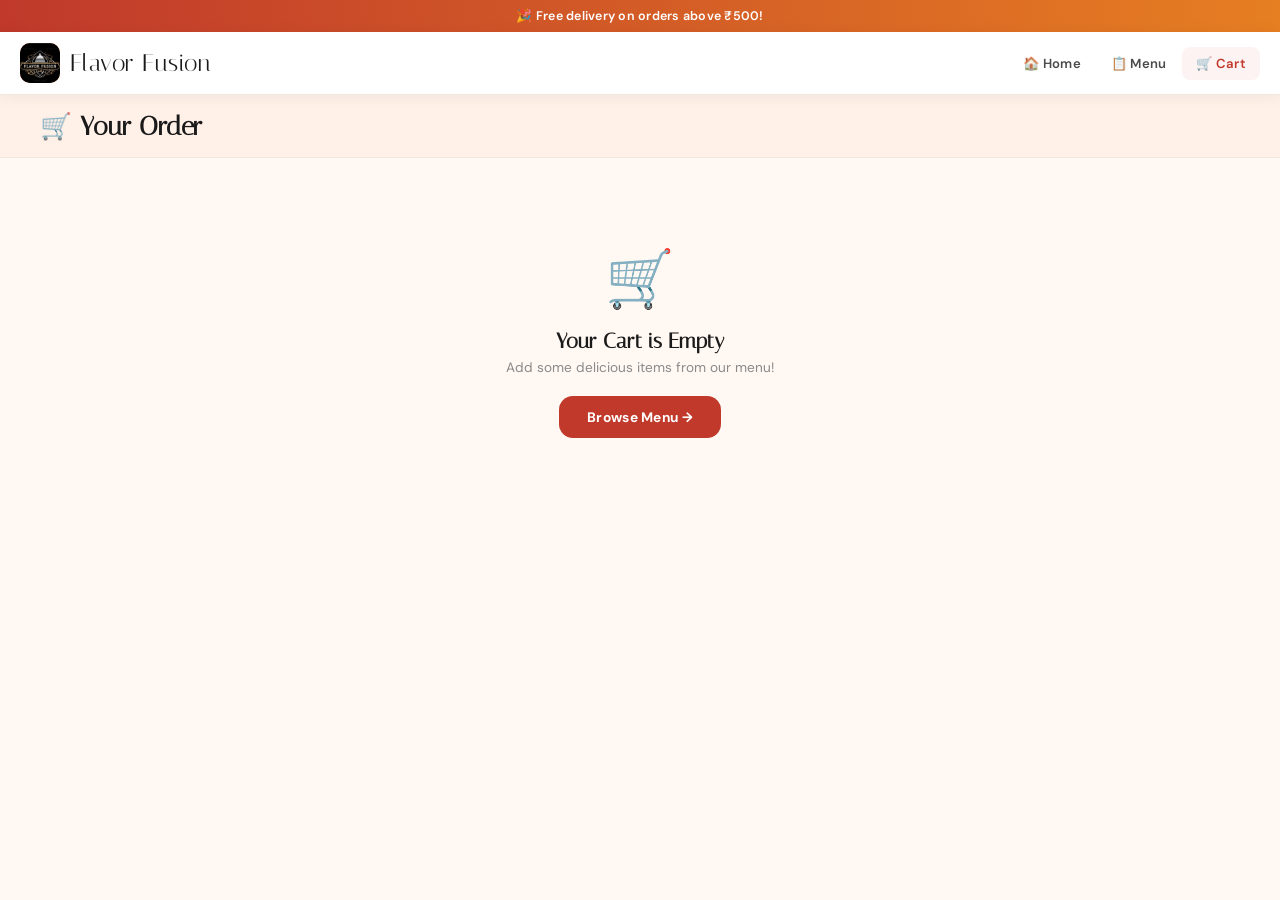
<file: order.html>
<!DOCTYPE html>
<html lang="en">
<head>
  <meta charset="UTF-8"/>
  <meta name="viewport" content="width=device-width,initial-scale=1.0,maximum-scale=1.0"/>
  <title>Order & Invoice – Flavor Fusion</title>
  <link rel="stylesheet" href="style.css"/>
  <style>
    .order-steps{display:flex;gap:0;margin-bottom:28px;background:var(--surface);border-radius:var(--rad);border:1px solid var(--border);overflow:hidden}
    .os{flex:1;padding:14px;text-align:center;font-size:.78rem;font-weight:700;color:var(--text-lt);position:relative;cursor:pointer;transition:all var(--ease)}
    .os.active{background:var(--red);color:#fff}
    .os.done{background:var(--green);color:#fff}
    .os-num{font-size:1rem;display:block;margin-bottom:3px}
    .wa-btn{background:#25D366;color:#fff;display:flex;align-items:center;justify-content:center;gap:10px;padding:15px;border-radius:var(--rad);border:none;cursor:pointer;font-family:'DM Sans',sans-serif;font-size:1rem;font-weight:700;transition:all var(--ease);text-decoration:none;width:100%;margin-bottom:12px}
    .wa-btn:hover{background:#1ebe57;box-shadow:0 4px 20px rgba(37,211,102,.4);transform:translateY(-1px)}
    .em-btn{background:#EA4335;color:#fff;display:flex;align-items:center;justify-content:center;gap:10px;padding:15px;border-radius:var(--rad);border:none;cursor:pointer;font-family:'DM Sans',sans-serif;font-size:1rem;font-weight:700;transition:all var(--ease);text-decoration:none;width:100%;margin-bottom:12px}
    .em-btn:hover{background:#c0392b;box-shadow:0 4px 20px rgba(234,67,53,.4);transform:translateY(-1px)}
    .print-bar{background:linear-gradient(135deg,var(--red-dk),var(--red));padding:12px 20px;display:flex;gap:12px;align-items:center;border-radius:var(--rad) var(--rad) 0 0}
    .print-bar button{background:#fff;color:var(--red-dk);border:none;padding:8px 20px;border-radius:var(--rad-sm);font-size:.82rem;font-weight:800;cursor:pointer;font-family:'DM Sans',sans-serif;transition:all var(--ease)}
    .print-bar button:hover{box-shadow:0 4px 14px rgba(0,0,0,.15)}
    .print-bar span{color:rgba(255,255,255,.8);font-size:.78rem;flex:1}
    @media print{
      @page{size:A4 portrait;margin:12mm}
      body{background:#fff;padding:0}
      .app-bar,.bottom-nav,.fab-cart,.no-print,.announce-bar,.print-bar{display:none!important}
      .order-wrap{grid-template-columns:1fr}
      .order-card:first-child{display:none!important}
      main{padding:0}
      .invoice-wrap{box-shadow:none}
      .inv-head{-webkit-print-color-adjust:exact;print-color-adjust:exact}
      .inv-summary{-webkit-print-color-adjust:exact;print-color-adjust:exact}
    }
  </style>
</head>
<body>

<div class="announce-bar no-print" id="announceBar"></div>

<header class="app-bar no-print">
  <div class="app-bar-inner">
    <a class="brand" href="index.html">
      <div class="brand-logo" id="brandLogo">🍽️</div>
      <span class="brand-name" id="brandName">Flavor Fusion</span>
    </a>
    <div class="app-bar-spacer"></div>
    <nav class="app-bar-nav" id="topNav">
      <a href="index.html">🏠 Home</a>
      <a href="menu.html">📋 Menu</a>
      <a href="order.html" class="active">🛒 Cart</a>
    </nav>
    <button class="menu-toggle" id="menuToggle"><span></span><span></span><span></span></button>
  </div>
</header>

<div style="background:var(--surface2);border-bottom:1px solid var(--border);padding:16px 20px" class="no-print">
  <div class="container"><h2 style="font-family:'Italiana',serif;font-size:1.6rem">🛒 Your Order</h2></div>
</div>

<main style="padding:28px 0">
  <div class="container">

    <!-- EMPTY CART STATE -->
    <div id="emptyCart" class="empty-state hidden">
      <div class="es-icon">🛒</div>
      <h4>Your Cart is Empty</h4>
      <p>Add some delicious items from our menu!</p>
      <a href="menu.html" class="btn btn-red" style="margin-top:20px">Browse Menu →</a>
    </div>

    <div id="orderWrap" class="order-wrap">

      <!-- LEFT: CART + DETAILS -->
      <div class="no-print">

        <!-- CART REVIEW -->
        <div class="order-card" style="margin-bottom:20px">
          <div class="order-card-head">
            <h3>🛒 Cart Review</h3>
            <button onclick="Cart.clear();location.reload()" class="btn btn-ghost btn-sm">Clear All</button>
          </div>
          <div class="order-card-body" id="cartReview"></div>
        </div>

        <!-- ORDER TYPE -->
        <div class="order-card" style="margin-bottom:20px">
          <div class="order-card-head"><h3>📦 Order Type</h3></div>
          <div class="order-card-body">
            <div class="order-type-tabs" id="otTabs">
              <button class="ot-tab active" data-type="dine-in" onclick="setOrderType('dine-in')"><span class="ot-icon">🍽️</span>Dine-In</button>
              <button class="ot-tab" data-type="takeaway" onclick="setOrderType('takeaway')"><span class="ot-icon">🛍️</span>Takeaway</button>
              <button class="ot-tab" data-type="delivery" onclick="setOrderType('delivery')"><span class="ot-icon">🛵</span>Delivery</button>
            </div>
            <div id="deliveryFields" style="display:none">
              <div class="form-group"><label>Delivery Address *</label><textarea class="form-control" id="deliveryAddr" placeholder="House no., Street, Area, Patiala" rows="2"></textarea></div>
            </div>
          </div>
        </div>

        <!-- CUSTOMER DETAILS -->
        <div class="order-card" style="margin-bottom:20px">
          <div class="order-card-head"><h3>👤 Customer Details</h3></div>
          <div class="order-card-body">
            <div class="form-row">
              <div class="form-group"><label>Full Name *</label><input type="text" class="form-control" id="custName" placeholder="Your full name"/></div>
              <div class="form-group"><label>Phone Number *</label><input type="tel" class="form-control" id="custPhone" placeholder="+91 98765 43210"/></div>
            </div>
            <div class="form-group"><label>Special Instructions (optional)</label><textarea class="form-control" id="custNotes" placeholder="Allergies, spice level, special requests…" rows="2"></textarea></div>
            <div id="formMsg"></div>
          </div>
        </div>

        <!-- ORDER ACTIONS -->
        <div class="order-card">
          <div class="order-card-head"><h3>📤 Place Your Order</h3></div>
          <div class="order-card-body">
            <p style="font-size:.84rem;color:var(--text-lt);margin-bottom:20px">Choose how you'd like to send your order:</p>
            <button class="wa-btn" onclick="orderViaWhatsApp()">
              <span style="font-size:1.4rem">💬</span>
              Order via WhatsApp
              <span style="font-size:.75rem;opacity:.85">Opens WhatsApp with order details</span>
            </button>
            <a class="em-btn" id="emailBtn" href="#" onclick="orderViaEmail()">
              <span style="font-size:1.4rem">📧</span>
              Order via Email
              <span style="font-size:.75rem;opacity:.85">Opens your email app</span>
            </a>
            <div style="text-align:center;color:var(--text-lt);font-size:.78rem;margin-top:8px">
              ℹ️ Our team will confirm your order within 5–10 minutes
            </div>
          </div>
        </div>
      </div>

      <!-- RIGHT: INVOICE PANEL -->
      <div>
        <!-- PRINT BAR -->
        <div class="print-bar no-print">
          <button onclick="window.print()">🖨️ Print Invoice</button>
          <span>A4 size · Use browser print dialog</span>
          <button onclick="generateInvoicePage()">📄 Full Invoice</button>
        </div>

        <!-- INVOICE -->
        <div class="invoice-wrap" id="invoiceWrap">
          <!-- filled by JS -->
        </div>
      </div>

    </div>
  </div>
</main>

<nav class="bottom-nav no-print">
  <a class="bn-item" href="index.html"><div class="bn-icon">🏠</div><div class="bn-label">Home</div></a>
  <a class="bn-item" href="menu.html"><div class="bn-icon">📋</div><div class="bn-label">Menu</div></a>
  <a class="bn-item active" href="order.html"><div class="bn-icon">🛒</div><div class="bn-label">Cart</div></a>
  <a class="bn-item" href="admin.html"><div class="bn-icon">⚙️</div><div class="bn-label">Admin</div></a>
</nav>

<script src="datastore.js"></script>
<script src="common.js"></script>
<script>
var orderType='dine-in';
var ORDER_ID = genOrderId();

(async function(){
  await DataStore.load();
  const R=DataStore.get('restaurant');
  document.getElementById('brandName').textContent=R.name||'Flavor Fusion';
  if(R.logo) document.getElementById('brandLogo').innerHTML='<img src="'+R.logo+'" alt="" />';
  const ab=document.getElementById('announceBar');
  if(R.announcement) ab.textContent=R.announcement; else ab.style.display='none';

  const items=Cart.all();
  if(!items.length){
    document.getElementById('emptyCart').classList.remove('hidden');
    document.getElementById('orderWrap').classList.add('hidden');
    return;
  }

  renderCartReview();
  renderInvoice();

  // Live update invoice when fields change
  ['custName','custPhone','custNotes','deliveryAddr'].forEach(id=>{
    const el=document.getElementById(id);
    if(el) el.addEventListener('input',renderInvoice);
  });
})();

function setOrderType(t){
  orderType=t;
  document.querySelectorAll('.ot-tab').forEach(b=>b.classList.toggle('active',b.dataset.type===t));
  document.getElementById('deliveryFields').style.display=t==='delivery'?'block':'none';
  renderInvoice();
}

function renderCartReview(){
  const items=Cart.all();
  const R=DataStore.get('restaurant');
  const el=document.getElementById('cartReview');
  el.innerHTML=items.map(it=>`
    <div class="cart-item">
      <div class="cart-item-img">${it.image?`<img src="${it.image}" alt="${it.name}" />`:'🍽️'}</div>
      <div class="cart-item-info">
        <div class="cart-item-name">${it.name}</div>
        <div class="cart-item-price">${fmt(it.price)} × ${it.qty} = <strong>${fmt(it.price*it.qty)}</strong></div>
        <div class="qty-ctrl" style="margin-top:8px">
          <button onclick="upd('${it.id}',-1)">−</button>
          <span class="qty-num">${it.qty}</span>
          <button onclick="upd('${it.id}',1)">+</button>
        </div>
      </div>
      <button class="cart-item-remove" onclick="Cart.remove('${it.id}');renderCartReview();renderInvoice()">✕</button>
    </div>`).join('');
}
function upd(id,d){ Cart.update(id,Cart.qty(id)+d); renderCartReview(); renderInvoice(); }

function renderInvoice(){
  const items=Cart.all();
  if(!items.length) return;
  const R=DataStore.get('restaurant');
  const name=document.getElementById('custName')? document.getElementById('custName').value.trim():'';
  const phone=document.getElementById('custPhone')? document.getElementById('custPhone').value.trim():'';
  const notes=document.getElementById('custNotes')? document.getElementById('custNotes').value.trim():'';
  const addr=document.getElementById('deliveryAddr')? document.getElementById('deliveryAddr').value.trim():'';
  const sub=Cart.subtotal();
  const gst=Number(R.gst||5);
  const tax=sub*(gst/100);
  const total=sub+tax;
  const now=new Date();
  const dateStr=now.toLocaleDateString('en-IN',{day:'numeric',month:'long',year:'numeric'});
  const timeStr=now.toLocaleTimeString('en-IN',{hour:'2-digit',minute:'2-digit'});

  document.getElementById('invoiceWrap').innerHTML=`
    <div class="inv-head">
      <div class="inv-logo">${R.logo?`<img src="${R.logo}" style="width:48px;height:48px;border-radius:10px;object-fit:cover;vertical-align:middle" alt="" />`:'🍽️'}</div>
      <div class="inv-brand">${R.name||'Flavor Fusion'}</div>
      <div class="inv-addr">${R.address||''}</div>
      <div class="inv-addr" style="margin-top:4px">📞 ${R.phone||''} &nbsp;|&nbsp; 📧 ${R.email||''}</div>
      <div class="inv-badge">Tax Invoice</div>
    </div>
    <div class="inv-body">
      <div style="display:flex;justify-content:space-between;align-items:flex-start;margin-bottom:18px;flex-wrap:wrap;gap:10px">
        <div>
          <div style="font-size:.65rem;font-weight:700;letter-spacing:.08em;text-transform:uppercase;color:var(--text-lt);margin-bottom:3px">Order ID</div>
          <div style="font-size:1rem;font-weight:800;color:var(--red)">#${ORDER_ID}</div>
        </div>
        <div style="text-align:right">
          <div style="font-size:.65rem;font-weight:700;letter-spacing:.08em;text-transform:uppercase;color:var(--text-lt);margin-bottom:3px">Date & Time</div>
          <div style="font-size:.85rem;font-weight:600">${dateStr}, ${timeStr}</div>
        </div>
      </div>
      <div class="inv-meta-grid">
        <div class="inv-meta-item"><div class="lbl">Customer Name</div><div class="val">${name||'—'}</div></div>
        <div class="inv-meta-item"><div class="lbl">Phone</div><div class="val">${phone||'—'}</div></div>
        <div class="inv-meta-item"><div class="lbl">Order Type</div><div class="val">${orderType.charAt(0).toUpperCase()+orderType.slice(1)}</div></div>
        <div class="inv-meta-item"><div class="lbl">Restaurant Hours</div><div class="val">${R.openHours||'—'}</div></div>
      </div>
      ${addr?`<div style="background:var(--bg);border-radius:var(--rad-sm);padding:10px 14px;margin-bottom:16px;font-size:.84rem"><strong>📍 Delivery Address:</strong> ${addr}</div>`:''}
      <table class="inv-table">
        <thead><tr>
          <th>#</th><th>Item</th><th>Type</th><th style="text-align:right">Price</th>
          <th style="text-align:center">Qty</th><th style="text-align:right">Amount</th>
        </tr></thead>
        <tbody>
          ${items.map((it,i)=>`<tr>
            <td style="color:var(--text-lt)">${i+1}</td>
            <td style="font-weight:700">${it.name}</td>
            <td><span style="width:14px;height:14px;border-radius:3px;border:2px solid ${it.isVeg?'#27AE60':'#C0392B'};display:inline-flex;align-items:center;justify-content:center"><span style="width:6px;height:6px;border-radius:50%;background:${it.isVeg?'#27AE60':'#C0392B'};display:block"></span></span></td>
            <td style="text-align:right">${fmt(it.price)}</td>
            <td style="text-align:center;font-weight:700">${it.qty}</td>
            <td style="text-align:right;font-weight:700;color:var(--red)">${fmt(it.price*it.qty)}</td>
          </tr>`).join('')}
        </tbody>
      </table>
      <div class="inv-summary">
        <div class="inv-row"><span>Subtotal</span><span>${fmt(sub)}</span></div>
        <div class="inv-row"><span>CGST (${gst/2}%)</span><span>${fmt(tax/2)}</span></div>
        <div class="inv-row"><span>SGST (${gst/2}%)</span><span>${fmt(tax/2)}</span></div>
        <div class="inv-row total-row"><span>Grand Total</span><span>${fmt(total)}</span></div>
      </div>
      ${notes?`<div class="alert alert-info" style="font-size:.82rem"><strong>📝 Instructions:</strong> ${notes}</div>`:''}
      ${R.upiId?`<div style="text-align:center;padding:12px;background:var(--bg);border-radius:var(--rad-sm);font-size:.8rem"><strong>UPI Payment:</strong> ${R.upiId}</div>`:''}
    </div>
    <div class="inv-footer">
      <div style="margin-bottom:8px">Thank you for choosing ${R.name||'Flavor Fusion'}! 🙏</div>
      <div>${R.address||''}</div>
      <div style="margin-top:8px">This is a computer-generated invoice.</div>
    </div>`;
}

// VALIDATE
function validateForm(){
  const name=document.getElementById('custName').value.trim();
  const phone=document.getElementById('custPhone').value.trim();
  if(!name){toast('Please enter your name.','danger');document.getElementById('custName').focus();return false;}
  if(!phone){toast('Please enter your phone number.','danger');document.getElementById('custPhone').focus();return false;}
  if(orderType==='delivery'&&!document.getElementById('deliveryAddr').value.trim()){toast('Please enter delivery address.','danger');document.getElementById('deliveryAddr').focus();return false;}
  return true;
}

// FORMAT ORDER TEXT
function buildOrderText(){
  const items=Cart.all();
  const R=DataStore.get('restaurant');
  const name=document.getElementById('custName').value.trim();
  const phone=document.getElementById('custPhone').value.trim();
  const notes=document.getElementById('custNotes').value.trim();
  const addr=document.getElementById('deliveryAddr').value.trim();
  const sub=Cart.subtotal();
  const gst=Number(R.gst||5);
  const tax=sub*(gst/100);
  const total=sub+tax;
  const now=new Date().toLocaleString('en-IN');
  const lines=[
    `🍽️ *New Order – ${R.name||'Flavor Fusion'}*`,
    `📍 ${R.address||'Patiala'}`,
    ``,
    `*Order #${ORDER_ID}*`,
    `📅 ${now}`,
    ``,
    `*Customer Details:*`,
    `👤 Name: ${name}`,
    `📞 Phone: ${phone}`,
    `📦 Order Type: ${orderType.charAt(0).toUpperCase()+orderType.slice(1)}`,
    addr?`📍 Address: ${addr}`:'',
    ``,
    `*Order Items:*`,
    ...items.map((it,i)=>`${i+1}️⃣ ${it.name} × ${it.qty} — ${R.currency||'₹'}${(it.price*it.qty).toFixed(0)}`),
    ``,
    `─────────────────`,
    `Subtotal: ${fmt(sub)}`,
    `GST (${gst}%): ${fmt(tax)}`,
    `*Grand Total: ${fmt(total)}*`,
    `─────────────────`,
    notes?`📝 Notes: ${notes}`:'',
    ``,
    `Please confirm this order. Thank you! 🙏`
  ].filter(x=>x!==undefined&&x!==null);
  return lines.join('\n');
}

function orderViaWhatsApp(){
  if(!validateForm()) return;
  const R=DataStore.get('restaurant');
  const wa=R.whatsapp||'';
  if(!wa){toast('WhatsApp number not set by admin.','warning');return;}
  const text=buildOrderText();
  const url=`https://wa.me/${wa}?text=${encodeURIComponent(text)}`;
  window.open(url,'_blank');
  renderInvoice();
  toast('Opening WhatsApp…','success');
}

function orderViaEmail(){
  if(!validateForm()) return false;
  const R=DataStore.get('restaurant');
  const email=R.email||'';
  const items=Cart.all();
  const sub=Cart.subtotal();
  const gst=Number(R.gst||5);
  const tax=sub*(gst/100);
  const total=sub+tax;
  const name=document.getElementById('custName').value.trim();
  const subject=encodeURIComponent(`New Order #${ORDER_ID} – ${R.name||'Flavor Fusion'}`);
  const body=encodeURIComponent(buildOrderText());
  const url=`mailto:${email}?subject=${subject}&body=${body}`;
  location.href=url;
  renderInvoice();
  return false;
}

function generateInvoicePage(){
  window.print();
}
</script>
</body>
</html>
</file>
<file: style.css>
/* ═══════════════════════════════════════════════════
   FLAVOR FUSION — Design System
   Theme: Warm Spice Palette · Mobile-App Premium
   Fonts: Italiana (brand) + DM Sans (UI)
═══════════════════════════════════════════════════ */
@import url('https://fonts.googleapis.com/css2?family=Italiana&family=DM+Sans:ital,opsz,wght@0,9..40,300;0,9..40,400;0,9..40,500;0,9..40,600;0,9..40,700;0,9..40,800;1,9..40,400&display=swap');

/* ── TOKENS ── */
:root {
  --red:       #C0392B;
  --red-dk:    #922b21;
  --red-lt:    #E74C3C;
  --amber:     #E67E22;
  --amber-lt:  #F39C12;
  --gold:      #D4AC0D;
  --green:     #27AE60;
  --bg:        #FFF8F3;
  --surface:   #FFFFFF;
  --surface2:  #FFF0E8;
  --border:    #F0E8DF;
  --text:      #1A1A1A;
  --text-md:   #4A4A4A;
  --text-lt:   #8A8A8A;
  --shadow-xs: 0 1px 4px rgba(192,57,43,.06);
  --shadow-sm: 0 2px 12px rgba(192,57,43,.10);
  --shadow-md: 0 6px 28px rgba(192,57,43,.14);
  --shadow-lg: 0 16px 56px rgba(192,57,43,.18);
  --rad-sm:    8px;
  --rad:       14px;
  --rad-lg:    22px;
  --rad-xl:    32px;
  --ease:      .25s cubic-bezier(.4,0,.2,1);
  --bottom-nav-h: 68px;
}

*,*::before,*::after{box-sizing:border-box;margin:0;padding:0}
html{scroll-behavior:smooth;-webkit-tap-highlight-color:transparent}
body{
  font-family:'DM Sans',sans-serif;
  background:var(--bg);
  color:var(--text);
  min-height:100vh;
  display:flex;flex-direction:column;
  -webkit-font-smoothing:antialiased;
  overscroll-behavior:none;
}

/* Scrollbar */
::-webkit-scrollbar{width:4px;height:4px}
::-webkit-scrollbar-track{background:transparent}
::-webkit-scrollbar-thumb{background:rgba(192,57,43,.25);border-radius:2px}

/* ═══ TOP APP BAR ═══ */
.app-bar{
  position:sticky;top:0;z-index:200;
  background:var(--surface);
  border-bottom:1px solid var(--border);
  box-shadow:0 2px 16px rgba(0,0,0,.06);
}
.app-bar-inner{
  max-width:1280px;margin:auto;padding:0 20px;
  height:62px;display:flex;align-items:center;gap:14px;
}
.brand{display:flex;align-items:center;gap:10px;text-decoration:none;flex-shrink:0}
.brand-logo{
  width:40px;height:40px;border-radius:10px;
  background:linear-gradient(135deg,var(--red),var(--amber));
  display:flex;align-items:center;justify-content:center;
  font-size:1.3rem;overflow:hidden;flex-shrink:0;
}
.brand-logo img{width:100%;height:100%;object-fit:cover;border-radius:8px}
.brand-name{
  font-family:'Italiana',serif;font-size:1.5rem;
  color:var(--text);line-height:1;letter-spacing:.02em
}
.app-bar-spacer{flex:1}
.app-bar-nav{display:flex;gap:2px;align-items:center}
.app-bar-nav a{
  display:flex;align-items:center;gap:6px;
  padding:8px 14px;border-radius:var(--rad-sm);
  font-size:.82rem;font-weight:600;letter-spacing:.02em;
  color:var(--text-md);text-decoration:none;
  transition:all var(--ease);
}
.app-bar-nav a:hover{background:var(--surface2);color:var(--red)}
.app-bar-nav a.active{color:var(--red);background:rgba(192,57,43,.06)}
.cart-btn{
  display:flex;align-items:center;gap:8px;
  background:var(--red);color:#fff;
  padding:9px 18px;border-radius:var(--rad);
  font-size:.82rem;font-weight:700;text-decoration:none;
  transition:all var(--ease);border:none;cursor:pointer;
  font-family:'DM Sans',sans-serif;position:relative;flex-shrink:0;
}
.cart-btn:hover{background:var(--red-dk);box-shadow:0 4px 16px rgba(192,57,43,.4)}
.cart-badge{
  background:var(--amber);color:#fff;
  width:20px;height:20px;border-radius:50%;
  font-size:.68rem;font-weight:800;
  display:flex;align-items:center;justify-content:center;
  position:absolute;top:-6px;right:-6px;
  animation:pop .2s ease;
}
@keyframes pop{0%{transform:scale(0)}70%{transform:scale(1.3)}100%{transform:scale(1)}}
.menu-toggle{
  display:none;background:none;border:none;cursor:pointer;
  padding:8px;flex-direction:column;gap:5px;
}
.menu-toggle span{display:block;width:22px;height:2px;background:var(--text);border-radius:2px;transition:var(--ease)}
.menu-toggle.open span:nth-child(1){transform:rotate(45deg) translate(5px,5px)}
.menu-toggle.open span:nth-child(2){opacity:0}
.menu-toggle.open span:nth-child(3){transform:rotate(-45deg) translate(5px,-5px)}

/* Mobile top nav collapse */
@media(max-width:768px){
  .menu-toggle{display:flex}
  .app-bar-nav{
    display:none;position:absolute;top:100%;left:0;right:0;
    background:var(--surface);border-bottom:1px solid var(--border);
    flex-direction:column;padding:8px 16px 16px;gap:4px;
    box-shadow:0 8px 24px rgba(0,0,0,.1);
  }
  .app-bar-nav.open{display:flex}
  .app-bar-nav a{padding:12px 16px}
  .app-bar-inner{position:relative}
}

/* ═══ ANNOUNCEMENT BAR ═══ */
.announce-bar{
  background:linear-gradient(90deg,var(--red),var(--amber));
  color:#fff;font-size:.78rem;font-weight:600;
  padding:8px 20px;text-align:center;letter-spacing:.02em;
}

/* ═══ HERO ═══ */
.hero{
  background:linear-gradient(135deg,var(--red-dk) 0%,var(--red) 45%,var(--amber) 100%);
  min-height:480px;display:flex;align-items:center;
  position:relative;overflow:hidden;
}
.hero::before{
  content:'';position:absolute;inset:0;
  background-image:radial-gradient(circle at 80% 30%,rgba(255,255,255,.06) 0%,transparent 60%),
    radial-gradient(circle at 10% 80%,rgba(0,0,0,.15) 0%,transparent 50%);
}
.hero-pattern{
  position:absolute;inset:0;opacity:.04;
  background-image:repeating-linear-gradient(0deg,#fff 0,#fff 1px,transparent 0,transparent 50%),
    repeating-linear-gradient(90deg,#fff 0,#fff 1px,transparent 0,transparent 50%);
  background-size:32px 32px;
}
.hero-inner{
  max-width:1280px;margin:auto;padding:60px 24px;
  display:grid;grid-template-columns:1fr 1fr;gap:48px;
  align-items:center;position:relative;z-index:1;
}
.hero-tag{
  display:inline-flex;align-items:center;gap:6px;
  background:rgba(255,255,255,.15);backdrop-filter:blur(8px);
  border:1px solid rgba(255,255,255,.25);
  color:#fff;font-size:.75rem;font-weight:700;
  letter-spacing:.08em;text-transform:uppercase;
  padding:6px 16px;border-radius:99px;margin-bottom:20px;
}
.hero h1{
  font-family:'Italiana',serif;
  font-size:clamp(2.4rem,5vw,4rem);
  color:#fff;line-height:1.1;margin-bottom:16px;
  text-shadow:0 2px 20px rgba(0,0,0,.2);
}
.hero h1 em{color:var(--amber-lt);font-style:normal}
.hero-sub{font-size:1rem;color:rgba(255,255,255,.8);line-height:1.7;margin-bottom:32px}
.hero-actions{display:flex;gap:14px;flex-wrap:wrap}
.hero-art{
  display:flex;align-items:center;justify-content:center;
  font-size:8rem;filter:drop-shadow(0 20px 40px rgba(0,0,0,.3));
  animation:float 3s ease-in-out infinite;
}
@keyframes float{0%,100%{transform:translateY(0)}50%{transform:translateY(-12px)}}
.hero-stats{
  display:flex;gap:28px;margin-top:32px;padding-top:24px;
  border-top:1px solid rgba(255,255,255,.15);flex-wrap:wrap;
}
.hero-stat .num{font-family:'Italiana',serif;font-size:1.8rem;color:#fff;line-height:1}
.hero-stat .lbl{font-size:.72rem;color:rgba(255,255,255,.65);font-weight:600;letter-spacing:.06em;text-transform:uppercase;margin-top:3px}

/* ═══ SECTION ═══ */
.section{padding:56px 0}
.section-head{margin-bottom:36px}
.section-head h2{font-family:'Italiana',serif;font-size:clamp(1.8rem,3vw,2.6rem);color:var(--text)}
.section-head p{font-size:.9rem;color:var(--text-lt);margin-top:6px}
.container{max-width:1280px;margin:auto;padding:0 20px}

/* Gold divider */
.divider-line{
  display:flex;align-items:center;gap:12px;margin:10px 0 0;
}
.divider-line::before,.divider-line::after{
  content:'';flex:1;max-width:48px;height:2px;
  background:linear-gradient(90deg,transparent,var(--amber));
}
.divider-line::after{background:linear-gradient(90deg,var(--amber),transparent)}
.divider-line span{color:var(--amber);font-size:1rem}

/* ═══ BUTTONS ═══ */
.btn{
  display:inline-flex;align-items:center;justify-content:center;gap:8px;
  padding:12px 28px;border-radius:var(--rad);
  font-family:'DM Sans',sans-serif;font-size:.86rem;font-weight:700;
  letter-spacing:.02em;cursor:pointer;border:none;text-decoration:none;
  transition:all var(--ease);white-space:nowrap;
}
.btn-red{background:var(--red);color:#fff}
.btn-red:hover{background:var(--red-dk);box-shadow:0 4px 20px rgba(192,57,43,.4);transform:translateY(-1px)}
.btn-amber{background:var(--amber);color:#fff}
.btn-amber:hover{background:#d35400;box-shadow:0 4px 20px rgba(230,126,34,.4);transform:translateY(-1px)}
.btn-white{background:#fff;color:var(--red);border:2px solid rgba(255,255,255,.3)}
.btn-white:hover{background:rgba(255,255,255,.9)}
.btn-outline{background:transparent;color:var(--red);border:2px solid var(--red)}
.btn-outline:hover{background:var(--red);color:#fff}
.btn-ghost{background:transparent;color:var(--text-md)}
.btn-ghost:hover{background:var(--surface2)}
.btn-green{background:var(--green);color:#fff}
.btn-green:hover{background:#1e8449}
.btn-sm{padding:8px 18px;font-size:.78rem;border-radius:var(--rad-sm)}
.btn-lg{padding:15px 36px;font-size:.92rem;border-radius:var(--rad-lg)}
.btn-block{width:100%}
.btn-icon{width:40px;height:40px;padding:0;border-radius:50%;flex-shrink:0}

/* ═══ CATEGORY PILLS ═══ */
.cat-strip{
  background:var(--surface);
  border-bottom:1px solid var(--border);
  position:sticky;top:62px;z-index:100;
}
.cat-strip-inner{
  max-width:1280px;margin:auto;padding:0 20px;
  display:flex;gap:8px;overflow-x:auto;
  padding-top:14px;padding-bottom:14px;
  scrollbar-width:none;
}
.cat-strip-inner::-webkit-scrollbar{display:none}
.cat-pill{
  display:flex;align-items:center;gap:6px;
  padding:8px 18px;border-radius:99px;
  border:1.5px solid var(--border);
  background:var(--surface);
  font-size:.8rem;font-weight:600;color:var(--text-md);
  cursor:pointer;transition:all var(--ease);
  white-space:nowrap;font-family:'DM Sans',sans-serif;
  flex-shrink:0;
}
.cat-pill:hover{border-color:var(--red);color:var(--red)}
.cat-pill.active{background:var(--red);border-color:var(--red);color:#fff}
.cat-pill .ci{font-size:1rem}

/* ═══ MENU CARDS ═══ */
.menu-grid{
  display:grid;
  grid-template-columns:repeat(auto-fill,minmax(280px,1fr));
  gap:20px;
}
.menu-card{
  background:var(--surface);
  border-radius:var(--rad-lg);
  box-shadow:var(--shadow-xs);
  overflow:hidden;
  display:flex;flex-direction:column;
  transition:all var(--ease);
  border:1px solid var(--border);
  position:relative;
}
.menu-card:hover{transform:translateY(-4px);box-shadow:var(--shadow-md);border-color:transparent}
.menu-card-img{
  height:180px;
  background:linear-gradient(135deg,#fde8d8,#fef0e8);
  display:flex;align-items:center;justify-content:center;
  font-size:3.8rem;position:relative;overflow:hidden;flex-shrink:0;
}
.menu-card-img img{position:absolute;inset:0;width:100%;height:100%;object-fit:cover}
.menu-card-img .img-emoji{position:relative;z-index:1;filter:drop-shadow(0 4px 8px rgba(0,0,0,.15))}
.menu-card-badges{position:absolute;top:12px;left:12px;display:flex;gap:6px;z-index:2;flex-wrap:wrap}
.badge-bestseller{
  background:var(--amber);color:#fff;
  font-size:.6rem;font-weight:800;letter-spacing:.06em;text-transform:uppercase;
  padding:3px 9px;border-radius:99px;
}
.badge-featured{
  background:var(--red);color:#fff;
  font-size:.6rem;font-weight:800;letter-spacing:.06em;text-transform:uppercase;
  padding:3px 9px;border-radius:99px;
}
.veg-dot{
  position:absolute;top:12px;right:12px;z-index:2;
  width:18px;height:18px;border-radius:3px;
  border:2px solid;display:flex;align-items:center;justify-content:center;
}
.veg-dot::after{content:'';width:8px;height:8px;border-radius:50%;display:block;}
.veg-dot.veg{border-color:#27AE60}.veg-dot.veg::after{background:#27AE60}
.veg-dot.nonveg{border-color:#C0392B}.veg-dot.nonveg::after{background:#C0392B}
.menu-card-body{padding:16px;flex:1;display:flex;flex-direction:column;gap:6px}
.menu-card-name{font-size:.95rem;font-weight:700;color:var(--text);line-height:1.3}
.menu-card-desc{font-size:.78rem;color:var(--text-lt);line-height:1.5;flex:1}
.menu-card-foot{
  display:flex;align-items:center;justify-content:space-between;
  padding:12px 16px;border-top:1px solid var(--border);
  background:var(--bg);
}
.menu-card-price{font-family:'Italiana',serif;font-size:1.35rem;font-weight:700;color:var(--red)}
.add-btn{
  background:var(--red);color:#fff;
  border:none;border-radius:var(--rad-sm);
  padding:7px 16px;font-size:.8rem;font-weight:700;
  cursor:pointer;font-family:'DM Sans',sans-serif;
  transition:all var(--ease);display:flex;align-items:center;gap:5px;
}
.add-btn:hover{background:var(--red-dk);box-shadow:0 2px 10px rgba(192,57,43,.4)}
.qty-ctrl{
  display:flex;align-items:center;gap:8px;
  background:var(--surface2);border-radius:var(--rad-sm);padding:4px;
}
.qty-ctrl button{
  width:28px;height:28px;border-radius:6px;
  background:var(--red);color:#fff;border:none;
  font-size:1rem;font-weight:700;cursor:pointer;
  display:flex;align-items:center;justify-content:center;
  transition:all var(--ease);font-family:'DM Sans',sans-serif;
}
.qty-ctrl button:hover{background:var(--red-dk)}
.qty-ctrl .qty-num{font-size:.9rem;font-weight:700;min-width:20px;text-align:center;color:var(--text)}
.unavailable-overlay{
  position:absolute;inset:0;background:rgba(255,255,255,.75);
  display:flex;align-items:center;justify-content:center;z-index:3;
  border-radius:var(--rad-lg);backdrop-filter:blur(2px);
}
.unavailable-overlay span{
  background:var(--text-lt);color:#fff;
  padding:6px 16px;border-radius:99px;font-size:.78rem;font-weight:700;
}

/* ═══ CART DRAWER ═══ */
.cart-overlay{
  position:fixed;inset:0;background:rgba(0,0,0,.45);
  z-index:400;opacity:0;pointer-events:none;
  transition:opacity var(--ease);backdrop-filter:blur(3px);
}
.cart-overlay.open{opacity:1;pointer-events:all}
.cart-drawer{
  position:fixed;top:0;right:0;bottom:0;
  width:min(420px,100vw);
  background:var(--surface);
  z-index:401;
  transform:translateX(100%);
  transition:transform .32s cubic-bezier(.4,0,.2,1);
  display:flex;flex-direction:column;
  box-shadow:-8px 0 40px rgba(0,0,0,.2);
}
.cart-drawer.open{transform:translateX(0)}
.cart-drawer-head{
  padding:20px;border-bottom:1px solid var(--border);
  display:flex;justify-content:space-between;align-items:center;
  flex-shrink:0;background:var(--surface);
}
.cart-drawer-head h3{font-family:'Italiana',serif;font-size:1.4rem;color:var(--text)}
.cart-close{
  background:var(--surface2);border:none;cursor:pointer;
  width:36px;height:36px;border-radius:50%;
  display:flex;align-items:center;justify-content:center;
  font-size:1.1rem;transition:all var(--ease);
}
.cart-close:hover{background:rgba(192,57,43,.1);color:var(--red)}
.cart-items{flex:1;overflow-y:auto;padding:16px}
.cart-item{
  display:flex;gap:12px;padding:14px;
  background:var(--bg);border-radius:var(--rad);
  margin-bottom:10px;align-items:flex-start;
  border:1px solid var(--border);
}
.cart-item-img{
  width:60px;height:60px;border-radius:var(--rad-sm);
  background:linear-gradient(135deg,#fde8d8,#fef0e8);
  display:flex;align-items:center;justify-content:center;
  font-size:1.8rem;flex-shrink:0;overflow:hidden;
}
.cart-item-img img{width:100%;height:100%;object-fit:cover}
.cart-item-info{flex:1;min-width:0}
.cart-item-name{font-size:.88rem;font-weight:700;color:var(--text);line-height:1.3}
.cart-item-price{font-size:.82rem;color:var(--red);font-weight:600;margin-top:2px}
.cart-item-remove{background:none;border:none;color:var(--text-lt);cursor:pointer;font-size:1.1rem;padding:4px;transition:color var(--ease)}
.cart-item-remove:hover{color:var(--red)}
.cart-footer{
  padding:20px;border-top:1px solid var(--border);
  flex-shrink:0;background:var(--surface);
}
.cart-summary{margin-bottom:16px}
.cart-row{display:flex;justify-content:space-between;font-size:.85rem;color:var(--text-md);margin-bottom:6px}
.cart-row.total{font-size:1rem;font-weight:800;color:var(--text);padding-top:10px;border-top:2px solid var(--border);margin-top:4px}
.cart-empty{text-align:center;padding:48px 20px}
.cart-empty .icon{font-size:3rem;margin-bottom:12px}
.cart-empty h4{font-family:'Italiana',serif;font-size:1.3rem;color:var(--text);margin-bottom:6px}
.cart-empty p{font-size:.84rem;color:var(--text-lt)}

/* ═══ FLOATING CART BTN (mobile) ═══ */
.fab-cart{
  position:fixed;bottom:calc(var(--bottom-nav-h) + 16px);right:16px;z-index:300;
  background:var(--red);color:#fff;
  border:none;border-radius:var(--rad-lg);
  padding:12px 20px;
  display:none;align-items:center;gap:10px;
  font-family:'DM Sans',sans-serif;font-size:.85rem;font-weight:700;
  box-shadow:0 6px 24px rgba(192,57,43,.4);
  cursor:pointer;transition:all var(--ease);
}
.fab-cart:hover{transform:scale(1.04);box-shadow:0 8px 32px rgba(192,57,43,.5)}
.fab-cart .fab-count{
  background:var(--amber);
  width:22px;height:22px;border-radius:50%;
  font-size:.7rem;font-weight:800;
  display:flex;align-items:center;justify-content:center;
}
@media(max-width:768px){
  .fab-cart{display:flex}
  .cart-btn.desktop-cart{display:none}
}

/* ═══ BOTTOM NAVIGATION ═══ */
.bottom-nav{
  display:none;
  position:fixed;bottom:0;left:0;right:0;z-index:350;
  background:var(--surface);
  border-top:1px solid var(--border);
  box-shadow:0 -4px 20px rgba(0,0,0,.08);
  height:var(--bottom-nav-h);padding:0 8px;
}
@media(max-width:768px){.bottom-nav{display:flex}}
.bn-item{
  flex:1;display:flex;flex-direction:column;align-items:center;
  justify-content:center;gap:3px;cursor:pointer;
  padding:8px 0;text-decoration:none;
  color:var(--text-lt);transition:color var(--ease);
  position:relative;
}
.bn-item.active{color:var(--red)}
.bn-item.active::before{
  content:'';position:absolute;top:-1px;left:25%;right:25%;
  height:3px;background:var(--red);border-radius:0 0 3px 3px;
}
.bn-icon{font-size:1.3rem;line-height:1}
.bn-label{font-size:.6rem;font-weight:700;letter-spacing:.04em;text-transform:uppercase}
.bn-badge{
  position:absolute;top:4px;right:calc(50% - 20px);
  background:var(--red);color:#fff;
  width:18px;height:18px;border-radius:50%;
  font-size:.6rem;font-weight:800;
  display:flex;align-items:center;justify-content:center;
}

/* Add padding for bottom nav on mobile */
@media(max-width:768px){
  body{padding-bottom:var(--bottom-nav-h)}
}

/* ═══ CATEGORY SECTION ═══ */
.cat-cards-grid{
  display:grid;
  grid-template-columns:repeat(auto-fill,minmax(140px,1fr));
  gap:16px;
}
.cat-card{
  background:var(--surface);border-radius:var(--rad);
  padding:20px 16px;text-align:center;cursor:pointer;
  border:2px solid var(--border);transition:all var(--ease);
  text-decoration:none;color:var(--text);
}
.cat-card:hover{border-color:var(--red);transform:translateY(-3px);box-shadow:var(--shadow-sm)}
.cat-card .cat-icon{font-size:2.2rem;margin-bottom:8px}
.cat-card .cat-name{font-size:.82rem;font-weight:700}

/* ═══ FEATURED SCROLL ═══ */
.feat-scroll{
  display:flex;gap:16px;overflow-x:auto;padding-bottom:8px;
  scrollbar-width:none;-ms-overflow-style:none;
}
.feat-scroll::-webkit-scrollbar{display:none}
.feat-card{
  flex-shrink:0;width:220px;
  background:var(--surface);border-radius:var(--rad-lg);
  box-shadow:var(--shadow-xs);overflow:hidden;
  border:1px solid var(--border);
  transition:all var(--ease);cursor:pointer;
}
.feat-card:hover{transform:translateY(-4px);box-shadow:var(--shadow-md)}
.feat-img{
  height:140px;background:linear-gradient(135deg,#fde8d8,#fef0e8);
  display:flex;align-items:center;justify-content:center;
  font-size:3rem;overflow:hidden;position:relative;
}
.feat-img img{position:absolute;inset:0;width:100%;height:100%;object-fit:cover}
.feat-body{padding:12px}
.feat-name{font-size:.88rem;font-weight:700;color:var(--text);margin-bottom:4px}
.feat-price{font-family:'Italiana',serif;font-size:1.1rem;color:var(--red)}

/* ═══ ORDER PAGE ═══ */
.order-wrap{display:grid;grid-template-columns:1fr 420px;gap:28px;align-items:start}
@media(max-width:968px){.order-wrap{grid-template-columns:1fr}}
.order-card{background:var(--surface);border-radius:var(--rad-lg);box-shadow:var(--shadow-sm);border:1px solid var(--border)}
.order-card-head{
  padding:20px 24px;border-bottom:1px solid var(--border);
  display:flex;align-items:center;gap:12px;
}
.order-card-head h3{font-family:'Italiana',serif;font-size:1.3rem;color:var(--text);flex:1}
.order-card-body{padding:24px}
.order-type-tabs{display:flex;gap:10px;margin-bottom:24px}
.ot-tab{
  flex:1;padding:12px 8px;border-radius:var(--rad);border:2px solid var(--border);
  background:var(--surface);cursor:pointer;text-align:center;
  font-size:.82rem;font-weight:700;color:var(--text-md);
  transition:all var(--ease);font-family:'DM Sans',sans-serif;
}
.ot-tab.active,.ot-tab:hover{border-color:var(--red);color:var(--red);background:rgba(192,57,43,.04)}
.ot-tab .ot-icon{font-size:1.4rem;display:block;margin-bottom:4px}
.ot-tab.active{background:rgba(192,57,43,.06)}

/* ═══ FORM ═══ */
.form-group{margin-bottom:18px}
.form-group label{display:block;font-size:.78rem;font-weight:700;color:var(--text);margin-bottom:6px;letter-spacing:.02em}
.form-control{
  width:100%;padding:11px 14px;
  border:2px solid var(--border);border-radius:var(--rad-sm);
  font-family:'DM Sans',sans-serif;font-size:.88rem;color:var(--text);
  background:var(--surface);transition:border-color var(--ease),box-shadow var(--ease);
}
.form-control:focus{outline:none;border-color:var(--red);box-shadow:0 0 0 3px rgba(192,57,43,.1)}
.form-control::placeholder{color:var(--text-lt)}
textarea.form-control{resize:vertical;min-height:90px}
.form-row{display:grid;grid-template-columns:1fr 1fr;gap:14px}
@media(max-width:480px){.form-row{grid-template-columns:1fr}}

/* ═══ INVOICE ═══ */
.invoice-wrap{
  background:var(--surface);border-radius:var(--rad-lg);
  box-shadow:var(--shadow-sm);border:1px solid var(--border);
  overflow:hidden;
}
.inv-head{
  background:linear-gradient(135deg,var(--red-dk),var(--red));
  color:#fff;padding:24px 28px;text-align:center;
}
.inv-logo{font-size:2rem;margin-bottom:8px}
.inv-brand{font-family:'Italiana',serif;font-size:1.6rem;font-weight:700}
.inv-addr{font-size:.75rem;color:rgba(255,255,255,.7);margin-top:4px}
.inv-badge{
  background:rgba(255,255,255,.15);border:1px solid rgba(255,255,255,.3);
  display:inline-block;padding:4px 16px;border-radius:99px;
  font-size:.7rem;font-weight:800;letter-spacing:.1em;text-transform:uppercase;
  margin-top:12px;
}
.inv-body{padding:24px 28px}
.inv-meta-grid{display:grid;grid-template-columns:1fr 1fr;gap:12px;margin-bottom:20px}
.inv-meta-item .lbl{font-size:.65rem;font-weight:700;letter-spacing:.08em;text-transform:uppercase;color:var(--text-lt);margin-bottom:3px}
.inv-meta-item .val{font-size:.88rem;font-weight:600;color:var(--text)}
.inv-table{width:100%;border-collapse:collapse;font-size:.84rem;margin-bottom:16px}
.inv-table thead tr{background:var(--bg)}
.inv-table thead th{padding:10px 12px;font-size:.72rem;font-weight:700;letter-spacing:.06em;text-transform:uppercase;color:var(--text-lt);text-align:left;border-bottom:2px solid var(--border)}
.inv-table tbody tr{border-bottom:1px solid var(--border)}
.inv-table tbody tr:last-child{border-bottom:none}
.inv-table tbody td{padding:10px 12px;color:var(--text)}
.inv-table tfoot tr td{padding:8px 12px;font-weight:700}
.inv-summary{background:var(--bg);border-radius:var(--rad);padding:14px;margin-bottom:16px}
.inv-row{display:flex;justify-content:space-between;font-size:.86rem;color:var(--text-md);padding:4px 0}
.inv-row.total-row{font-size:1.1rem;font-weight:800;color:var(--text);border-top:2px solid var(--border);padding-top:10px;margin-top:4px}
.inv-footer{padding:16px 28px;border-top:1px dashed var(--border);text-align:center;font-size:.75rem;color:var(--text-lt)}

/* ═══ ALERT ═══ */
.alert{padding:12px 16px;border-radius:var(--rad-sm);font-size:.83rem;font-weight:500;margin-bottom:14px}
.alert-success{background:#eafaf1;color:#1e8449;border-left:4px solid var(--green)}
.alert-danger{background:#fdeded;color:#922b21;border-left:4px solid var(--red)}
.alert-info{background:#fef9e7;color:#7d6608;border-left:4px solid var(--amber)}
.alert-warning{background:#fef5e7;color:#a04000;border-left:4px solid var(--amber-lt)}

/* ═══ MODAL ═══ */
.modal-bg{position:fixed;inset:0;background:rgba(0,0,0,.5);z-index:500;display:flex;align-items:center;justify-content:center;padding:20px;opacity:0;pointer-events:none;transition:opacity var(--ease);backdrop-filter:blur(4px)}
.modal-bg.open{opacity:1;pointer-events:all}
.modal{background:var(--surface);border-radius:var(--rad-xl);box-shadow:var(--shadow-lg);width:100%;max-width:540px;max-height:92vh;overflow-y:auto;transform:scale(.95) translateY(12px);transition:transform var(--ease)}
.modal-bg.open .modal{transform:scale(1) translateY(0)}
.modal-head{padding:20px 24px;background:var(--red);color:#fff;border-radius:var(--rad-xl) var(--rad-xl) 0 0;display:flex;justify-content:space-between;align-items:center;position:sticky;top:0;z-index:1}
.modal-head h3{font-family:'Italiana',serif;font-size:1.3rem}
.modal-close{background:rgba(255,255,255,.15);border:none;color:#fff;width:32px;height:32px;border-radius:50%;cursor:pointer;font-size:1.1rem;display:flex;align-items:center;justify-content:center;transition:background var(--ease)}
.modal-close:hover{background:rgba(255,255,255,.3)}
.modal-body{padding:24px}

/* ═══ ADMIN LAYOUT ═══ */
.admin-layout{display:flex;min-height:100vh}
.admin-sb{
  width:240px;background:var(--red-dk);
  display:flex;flex-direction:column;flex-shrink:0;
  position:sticky;top:0;height:100vh;overflow-y:auto;
}
.sb-logo{padding:22px 20px;border-bottom:1px solid rgba(255,255,255,.1)}
.sb-logo-icon{font-size:2rem;margin-bottom:8px}
.sb-logo-name{font-family:'Italiana',serif;font-size:1.3rem;color:#fff}
.sb-logo-sub{font-size:.65rem;color:rgba(255,255,255,.45);text-transform:uppercase;letter-spacing:.08em;margin-top:2px}
.sb-nav{flex:1;padding:12px 0}
.sb-sec{padding:10px 20px 4px;font-size:.6rem;font-weight:700;letter-spacing:.12em;text-transform:uppercase;color:rgba(255,255,255,.25)}
.sb-item{
  display:flex;align-items:center;gap:11px;
  padding:12px 20px;cursor:pointer;
  color:rgba(255,255,255,.6);font-size:.83rem;font-weight:600;
  transition:all var(--ease);border-left:3px solid transparent;
  letter-spacing:.01em;
}
.sb-item:hover{color:#fff;background:rgba(255,255,255,.06)}
.sb-item.active{color:#fff;background:rgba(230,126,34,.2);border-left-color:var(--amber)}
.sb-item .si{font-size:1rem;width:20px;text-align:center;flex-shrink:0}
.sb-sep{height:1px;background:rgba(255,255,255,.07);margin:8px 0}
.sb-foot{padding:16px 20px;border-top:1px solid rgba(255,255,255,.07)}

.admin-main{flex:1;display:flex;flex-direction:column;overflow:hidden;min-width:0;background:#f5f6f8}
.admin-bar{background:#fff;border-bottom:1px solid var(--border);padding:14px 24px;display:flex;justify-content:space-between;align-items:center;flex-shrink:0}
.admin-bar h1{font-family:'Italiana',serif;font-size:1.4rem;color:var(--text)}
.admin-body{flex:1;overflow-y:auto;padding:24px}
.a-panel{display:none}.a-panel.active{display:block}

.a-card{background:#fff;border-radius:var(--rad);box-shadow:var(--shadow-xs);padding:22px;margin-bottom:22px;border:1px solid var(--border)}
.a-card h3{font-family:'Italiana',serif;font-size:1.2rem;color:var(--text);margin-bottom:16px;padding-bottom:12px;border-bottom:2px solid var(--border);display:flex;align-items:center;gap:10px}

.dash-stats{display:grid;grid-template-columns:repeat(auto-fill,minmax(180px,1fr));gap:16px;margin-bottom:22px}
.dash-stat{background:#fff;border-radius:var(--rad);padding:20px;box-shadow:var(--shadow-xs);display:flex;gap:14px;align-items:center;border-left:4px solid var(--red);border:1px solid var(--border);border-left-width:4px}
.dash-stat.s2{border-left-color:var(--amber)}.dash-stat.s3{border-left-color:var(--green)}.dash-stat.s4{border-left-color:var(--gold)}
.ds-icon{font-size:1.8rem;flex-shrink:0}
.ds-val{font-family:'Italiana',serif;font-size:2rem;font-weight:700;color:var(--text);line-height:1}
.ds-lbl{font-size:.68rem;font-weight:700;letter-spacing:.07em;text-transform:uppercase;color:var(--text-lt);margin-top:3px}

.img-upload-zone{
  border:2px dashed var(--border);border-radius:var(--rad);padding:32px;text-align:center;cursor:pointer;
  background:var(--bg);transition:all var(--ease);
}
.img-upload-zone:hover,.img-upload-zone.over{border-color:var(--red);background:rgba(192,57,43,.02)}
.img-upload-zone .uz-icon{font-size:2.4rem;margin-bottom:10px}
.img-upload-zone h4{font-size:.9rem;font-weight:700;color:var(--text);margin-bottom:4px}
.img-upload-zone p{font-size:.78rem;color:var(--text-lt)}
.img-preview{
  width:100%;height:180px;border-radius:var(--rad);
  object-fit:cover;margin-top:12px;display:none;border:1px solid var(--border);
}

.list-row{
  background:#fff;border-radius:var(--rad-sm);border:1px solid var(--border);
  padding:14px 16px;display:flex;gap:12px;align-items:center;margin-bottom:8px;
  transition:all var(--ease);
}
.list-row:hover{box-shadow:var(--shadow-sm);border-color:rgba(192,57,43,.2)}
.list-row-img{
  width:52px;height:52px;border-radius:var(--rad-sm);flex-shrink:0;
  background:linear-gradient(135deg,#fde8d8,#fef0e8);
  display:flex;align-items:center;justify-content:center;font-size:1.6rem;
  overflow:hidden;
}
.list-row-img img{width:100%;height:100%;object-fit:cover}
.list-row-info{flex:1;min-width:0}
.list-row-name{font-weight:700;font-size:.88rem;color:var(--text);white-space:nowrap;overflow:hidden;text-overflow:ellipsis}
.list-row-sub{font-size:.74rem;color:var(--text-lt);margin-top:2px}
.list-row-actions{display:flex;gap:7px;flex-shrink:0}

.publish-banner{
  background:linear-gradient(135deg,var(--amber),var(--amber-lt));
  border-radius:var(--rad);padding:20px 24px;
  display:flex;gap:16px;align-items:center;flex-wrap:wrap;margin-bottom:22px;
}
.pub-icon{font-size:2.4rem;flex-shrink:0}
.pub-text h3{font-family:'Italiana',serif;font-size:1.1rem;color:#fff;margin-bottom:4px}
.pub-text p{font-size:.78rem;color:rgba(255,255,255,.85);line-height:1.5}
.pub-actions{margin-left:auto;display:flex;gap:10px;flex-wrap:wrap}
.pub-btn{
  background:#fff;color:#8a5f00;border:none;
  padding:10px 22px;border-radius:var(--rad-sm);
  font-size:.82rem;font-weight:800;cursor:pointer;
  font-family:'DM Sans',sans-serif;transition:all var(--ease);
  display:inline-flex;align-items:center;gap:7px;
}
.pub-btn:hover{box-shadow:0 4px 14px rgba(0,0,0,.15);transform:translateY(-1px)}

/* ═══ FOOTER ═══ */
footer{background:#1a1a1a;color:rgba(255,255,255,.6)}
.foot-top{padding:48px 0 32px}
.foot-grid{display:grid;grid-template-columns:2fr 1fr 1fr 1.2fr;gap:36px}
.foot-brand{font-family:'Italiana',serif;font-size:1.6rem;color:#fff;margin-bottom:8px}
.foot-col h4{font-family:'Italiana',serif;font-size:1rem;color:rgba(255,255,255,.8);margin-bottom:14px}
.foot-col p,.foot-col li{font-size:.8rem;line-height:1.9}
.foot-col ul{list-style:none}
.foot-col ul li a{color:rgba(255,255,255,.5);text-decoration:none;font-size:.8rem;transition:color var(--ease)}
.foot-col ul li a:hover{color:var(--amber)}
.foot-bar{border-top:1px solid rgba(255,255,255,.07);padding:16px 0;text-align:center;font-size:.72rem;color:rgba(255,255,255,.3)}

/* ═══ PRINT ═══ */
@media print{
  @page{size:A4 portrait;margin:10mm}
  body{background:#fff;padding:0}
  .app-bar,.bottom-nav,.fab-cart,.cat-strip,.no-print{display:none!important}
  .invoice-wrap{box-shadow:none;border:1px solid #ccc}
  .inv-head{-webkit-print-color-adjust:exact;print-color-adjust:exact}
  .order-wrap{grid-template-columns:1fr}
  main{padding:0}
}

/* ═══ RESPONSIVE ═══ */
@media(max-width:1024px){
  .foot-grid{grid-template-columns:1fr 1fr}
  .admin-sb{width:200px}
  .hero-inner{gap:28px}
}
@media(max-width:768px){
  .hero-inner{grid-template-columns:1fr;gap:20px;padding:40px 20px}
  .hero-art{display:none}
  .hero h1{font-size:2.2rem}
  .menu-grid{grid-template-columns:repeat(auto-fill,minmax(160px,1fr));gap:12px}
  .menu-card-img{height:140px}
  .menu-card-body{padding:12px}
  .menu-card-name{font-size:.86rem}
  .menu-card-desc{font-size:.74rem}
  .menu-card-foot{padding:10px 12px}
  .foot-grid{grid-template-columns:1fr}
  .admin-layout{flex-direction:column}
  .admin-sb{width:100%;height:auto;position:relative}
  .sb-nav{display:flex;overflow-x:auto;padding:0}
  .sb-item{flex-direction:column;gap:3px;padding:10px 12px;font-size:.62rem;border-left:none;border-bottom:3px solid transparent;min-width:65px;text-align:center;white-space:nowrap}
  .sb-item.active{border-left:none;border-bottom-color:var(--amber)}
  .sb-sec,.sb-sep,.sb-foot{display:none}
  .sb-logo{padding:10px 16px;display:flex;align-items:center;gap:10px}
  .sb-logo-icon{font-size:1.5rem;margin:0}
  .admin-bar{padding:12px 16px}
  .admin-body{padding:14px}
  .publish-banner{flex-direction:column}
  .pub-actions{margin:0}
  .hero-stats{gap:16px}
  .order-type-tabs{gap:6px}
  .ot-tab{font-size:.74rem;padding:10px 6px}
  .inv-meta-grid{grid-template-columns:1fr}
  .cat-cards-grid{grid-template-columns:repeat(auto-fill,minmax(110px,1fr))}
}
@media(max-width:480px){
  .section{padding:36px 0}
  .dash-stats{grid-template-columns:1fr 1fr}
  .hero h1{font-size:1.9rem}
}

/* ═══ UTILITIES ═══ */
.hidden{display:none!important}
.text-center{text-align:center}
.text-red{color:var(--red)}
.text-amber{color:var(--amber)}
.text-muted{color:var(--text-lt)}
.mt-sm{margin-top:8px}.mt-md{margin-top:16px}.mt-lg{margin-top:32px}
.mb-sm{margin-bottom:8px}.mb-md{margin-bottom:16px}
.flex-center{display:flex;align-items:center;justify-content:center}
.gap-sm{gap:8px}.gap-md{gap:16px}
.empty-state{text-align:center;padding:56px 20px}
.empty-state .es-icon{font-size:3.5rem;margin-bottom:14px}
.empty-state h4{font-family:'Italiana',serif;font-size:1.3rem;color:var(--text);margin-bottom:6px}
.empty-state p{font-size:.85rem;color:var(--text-lt)}
.tag{display:inline-block;padding:2px 10px;border-radius:99px;font-size:.68rem;font-weight:700;letter-spacing:.05em;text-transform:uppercase}
.tag-veg{background:#eafaf1;color:#1e8449;border:1px solid #a9dfbf}
.tag-nonveg{background:#fdeded;color:#922b21;border:1px solid #f1948a}
code{background:#f0f0f0;padding:2px 6px;border-radius:4px;font-size:.78rem;font-family:monospace}
.fade-in{animation:fadeUp .4s ease forwards}
@keyframes fadeUp{from{opacity:0;transform:translateY(14px)}to{opacity:1;transform:translateY(0)}}
</file>
